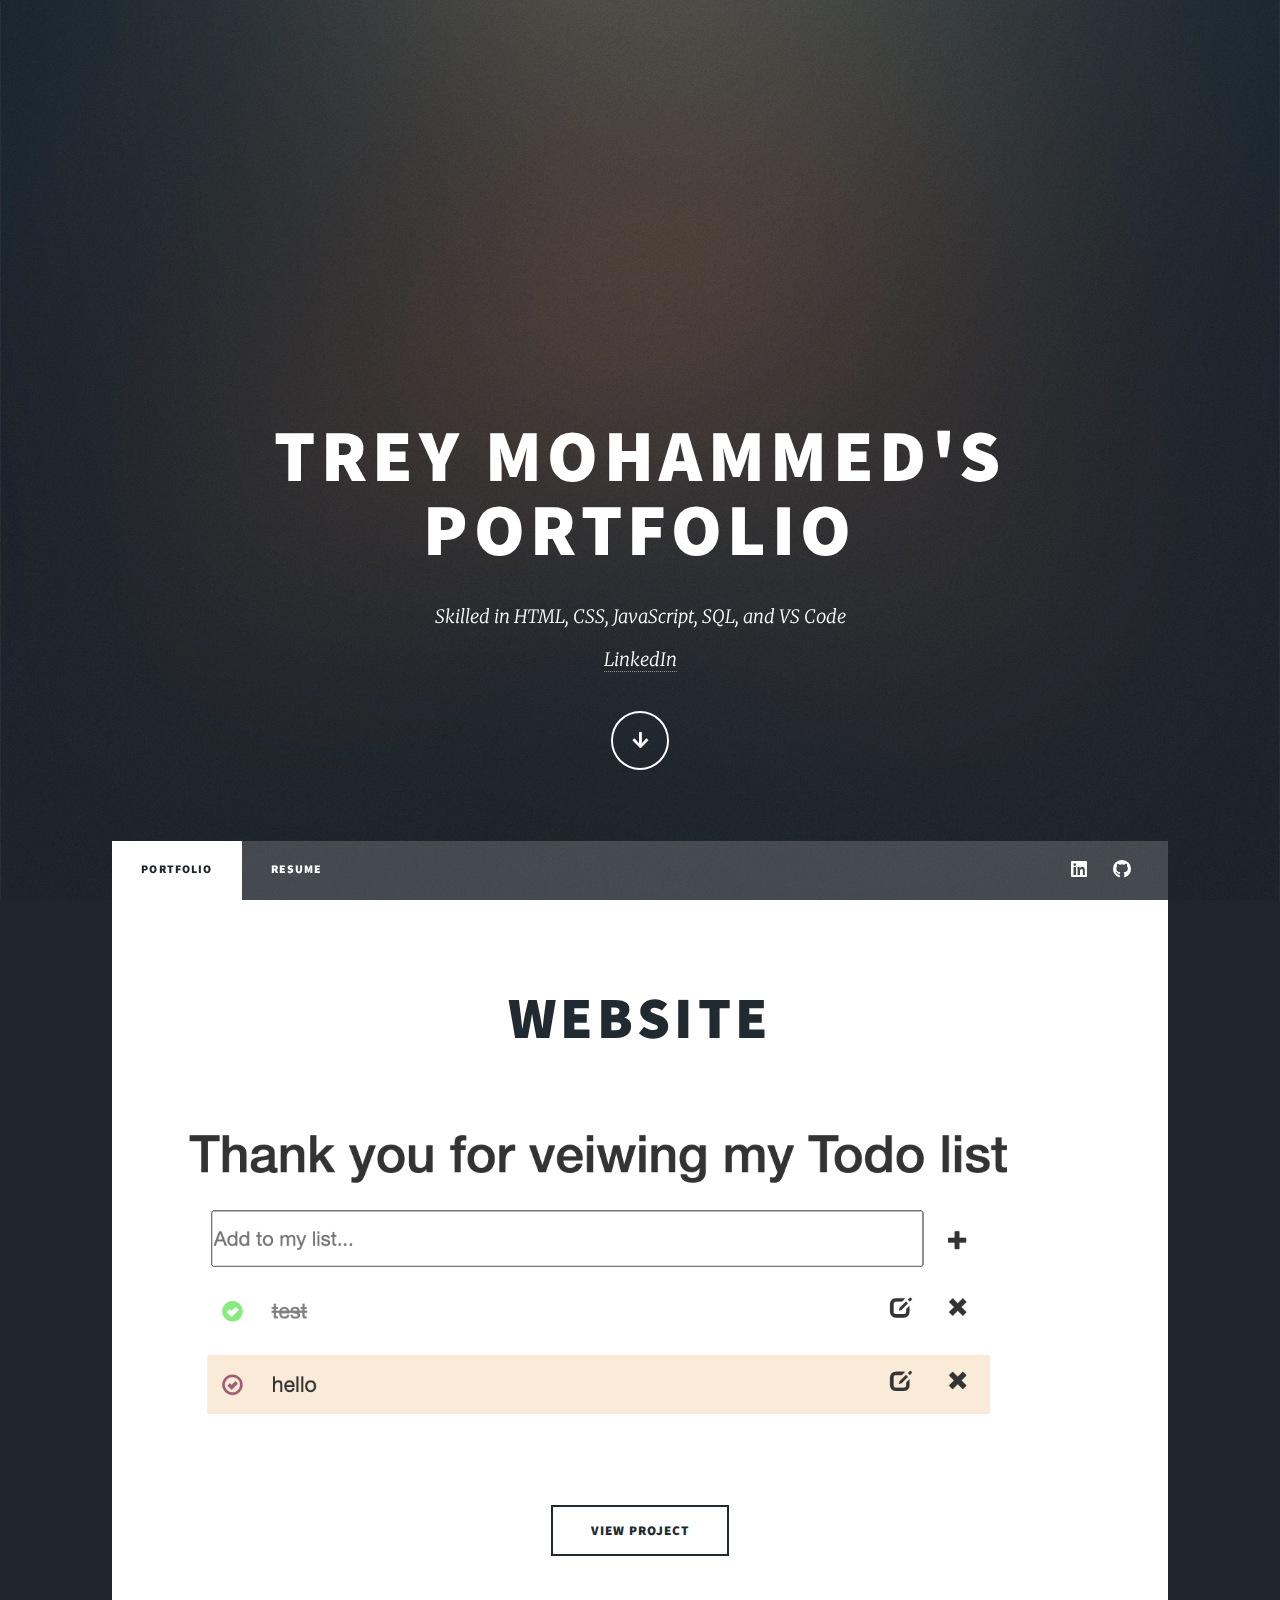
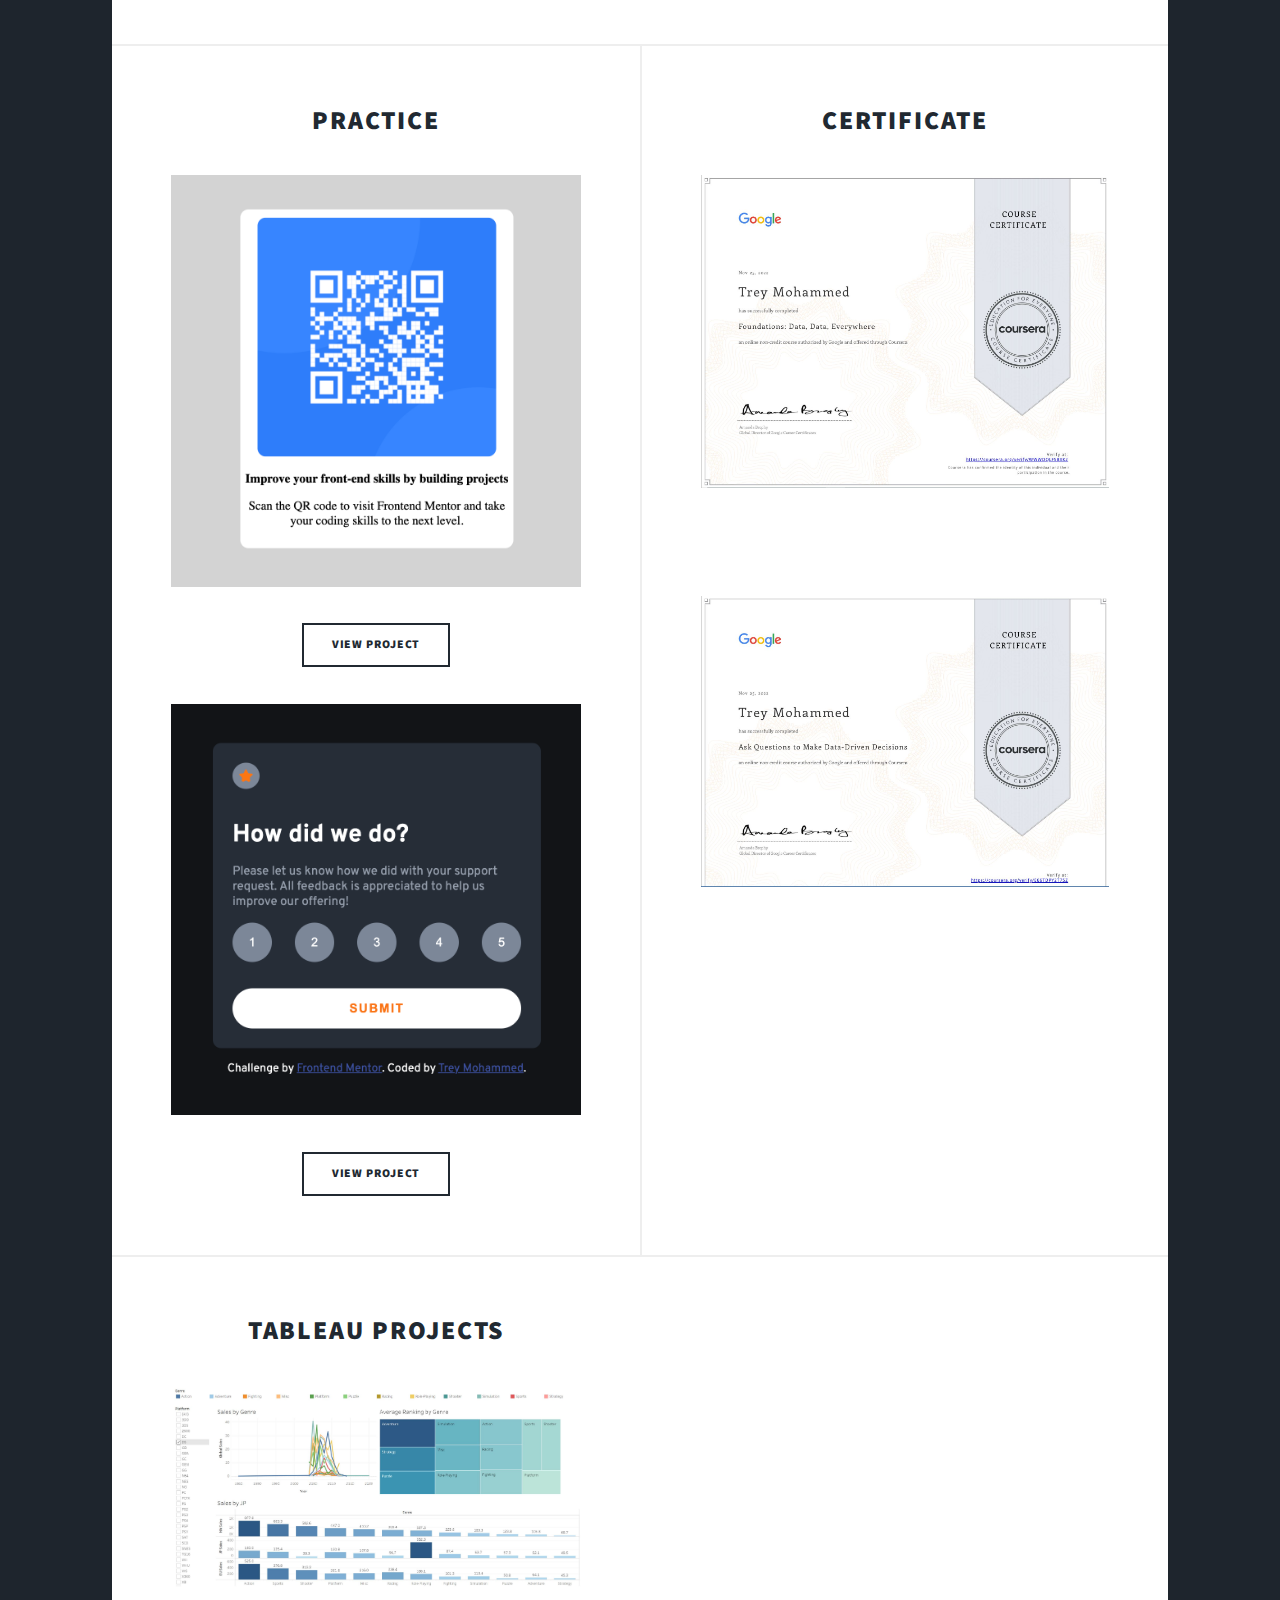
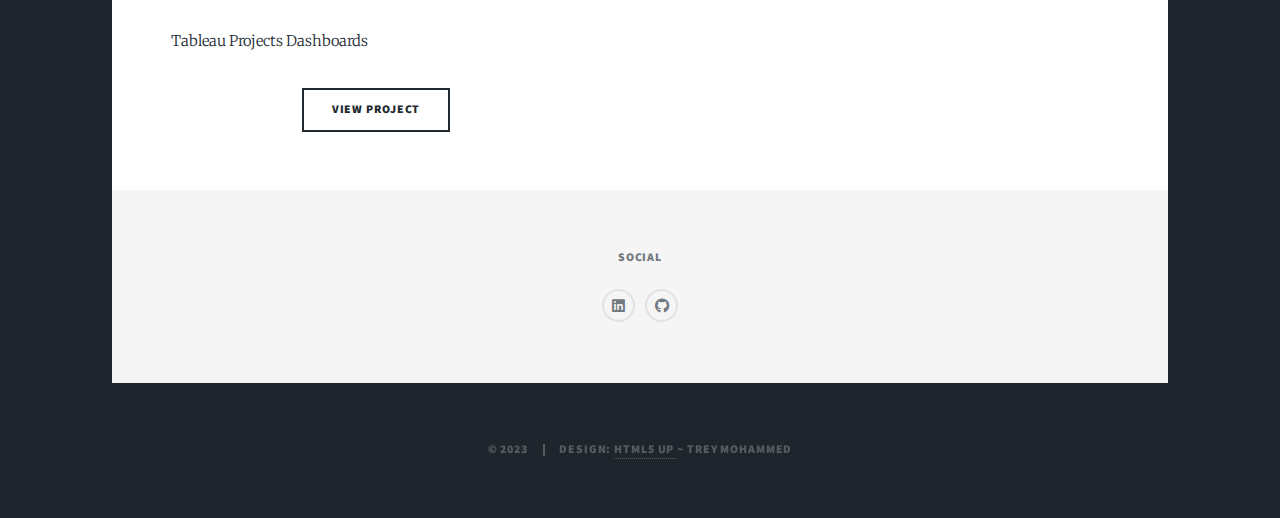
<file: index.html>
<!DOCTYPE HTML>
<!--
	Massively by HTML5 UP
	html5up.net | @ajlkn
	Free for personal and commercial use under the CCA 3.0 license (html5up.net/license)
-->
<html>
	<head>
		<!-- Google tag (gtag.js) -->
<script async src="https://www.googletagmanager.com/gtag/js?id=G-7KKL7456VQ"></script>
<script>
  window.dataLayer = window.dataLayer || [];
  function gtag(){dataLayer.push(arguments);}
  gtag('js', new Date());

  gtag('config', 'G-7KKL7456VQ');
</script>
		<!-- Google tag (gtag.js) -->

		<title>Trey's Portfolio</title>
		<meta charset="utf-8" />
		<meta name="viewport" content="width=device-width, initial-scale=1, user-scalable=no" />
		<link rel="stylesheet" href="assets/css/main.css" />
		<noscript><link rel="stylesheet" href="assets/css/noscript.css" /></noscript>

	</head>
	<body class="is-preload">

		<!-- Wrapper -->
			<div id="wrapper" class="fade-in">

				<!-- Intro -->
					<div id="intro">
						<h1>Trey Mohammed's Portfolio</h1>
						<p>Skilled in HTML, CSS, JavaScript, SQL, and VS Code<br>
						<a href="https://www.linkedin.com/in/treymohammed/">LinkedIn</a></p>
						<ul class="actions">
							<li><a href="#header" class="button icon solid solo fa-arrow-down scrolly">Continue</a></li>
						</ul>
					</div>

				<!-- Header -->
					<header id="header">
						<a href="index.html" class="logo">Trey's Portfolio</a>
					</header>

				<!-- Nav -->
					<nav id="nav">
						<ul class="links">
							<li class="active"><a href="index.html">Portfolio</a></li>
							<li><a href="resume.html">Resume</a></li>
						</ul>
						<ul class="icons">
							<li><a href="https://www.linkedin.com/in/treymohammed/" class="icon brands fa-linkedin" target="_blank"><span class="label">LinkedIn</span></a></li>
							<li><a href="https://github.com/treywmohammed" class="icon brands fa-github" target="_blank"><span class="label">GitHub</span></a></li>
						</ul>
					</nav>

				<!-- Main -->
					<div id="main">

						<!-- Featured Post -->
							<article class="post featured">
								<header class="major">
									<h2>Website</h2>
								</header>
								<a href="./websiteProject1/todoApp/index.html" class="image main"><img src="./websiteProject1/todoApp/src/ScreenShot.png" alt="Todo App" /></a>
								<ul class="actions special">
									<li><a href="./websiteProject1/todoApp/index.html" class="button large">View Project</a></li>
								</ul>
							</article>

						<!-- Posts -->
							<section class="posts">
								<article>
									<header>
										<h2>Practice</h2>
									</header>
									<a href="websiteProject1/QRChallenge/qr-code-component-main/index.html" class="image fit" target="_blank"><img src="images/QRCode.png" alt="QR Code" /></a>
									<p></p>
									<ul class="actions special">
										<li><a href="websiteProject1/QRChallenge/qr-code-component-main/index.html" target="_blank" class="button">View Project</a></li>
									</ul>
									<a href="./websiteProject1/interactive-rating-component-main/index.html" class="image fit" target="_blank"><img src="images/Rating.png" alt="Rating button" /></a>
										<ul class="actions special">
											<li><a href="./websiteProject1/interactive-rating-component-main/index.html" class="button">View Project</a></li>
										</ul>
								</article>
								<article>
									<header>
										<h2>Certificate</h2>
									</header>
									<img src="images/FoundationsDataDataEverywhere.JPG" alt="" class="image fit"/><br>
									<img src="images/AskQuestionsToMakeData-DrivenDecisions.JPG" alt="" class="image fit"/>
									</ul>
								</article>
							</section>
							<section class="posts">
								<article>
									<header>
										<h2>Tableau Projects</h2>
									</header>
									<a href="https://public.tableau.com/app/profile/trey7702/viz/VideoGameSales_16712094223930/Dashboard1?publish=yes" class="image fit"><img src="images/Tableau1.JPG" alt="Tableau Dashboard" /></a>
									<p>Tableau Projects Dashboards</p>
									<ul class="actions special">
										<li><a href="https://public.tableau.com/app/profile/trey7702/viz/VideoGameSales_16712094223930/Dashboard1?publish=yes" target="_blank" class="button">View Project</a></li>
									</ul>
								</article>
								<!-- <article>
									<header>
										<h2>Certificate</h2>
									</header>
									<a href="#" class="image fit"><img src="images/FoundationsDataDataEverywhere.JPG" alt="" /></a><br>
									<a href="#" class="image fit"><img src="images/AskQuestionsToMakeData-DrivenDecisions.JPG" alt="" /></a>
									</ul>
								</article> -->
							</section>
					</div>

				<!-- Footer -->
					<footer id="footer">
							<section>
								<h3>Social</h3>
								<ul class="icons alt">
									<li><a href="https://www.linkedin.com/in/treymohammed/" class="icon brands alt fa-linkedin" target="_blank"><span class="label">LinkedIn</span></a></li>
									<li><a href="https://github.com/treywmohammed" class="icon brands alt fa-github" target="_blank"><span class="label">GitHub</span></a></li>
								</ul>
							</section>
						</section>
					</footer>

				<!-- Copyright -->
					<div id="copyright">
						<ul><li>&copy; 2023</li><li>Design: <a href="https://html5up.net">HTML5 UP </a>~ Trey Mohammed</li></ul>
					</div>

			</div>

		<!-- Scripts -->
			<script src="assets/js/jquery.min.js"></script>
			<script src="assets/js/jquery.scrollex.min.js"></script>
			<script src="assets/js/jquery.scrolly.min.js"></script>
			<script src="assets/js/browser.min.js"></script>
			<script src="assets/js/breakpoints.min.js"></script>
			<script src="assets/js/util.js"></script>
			<script src="assets/js/main.js"></script>

	</body>
</html>
</file>
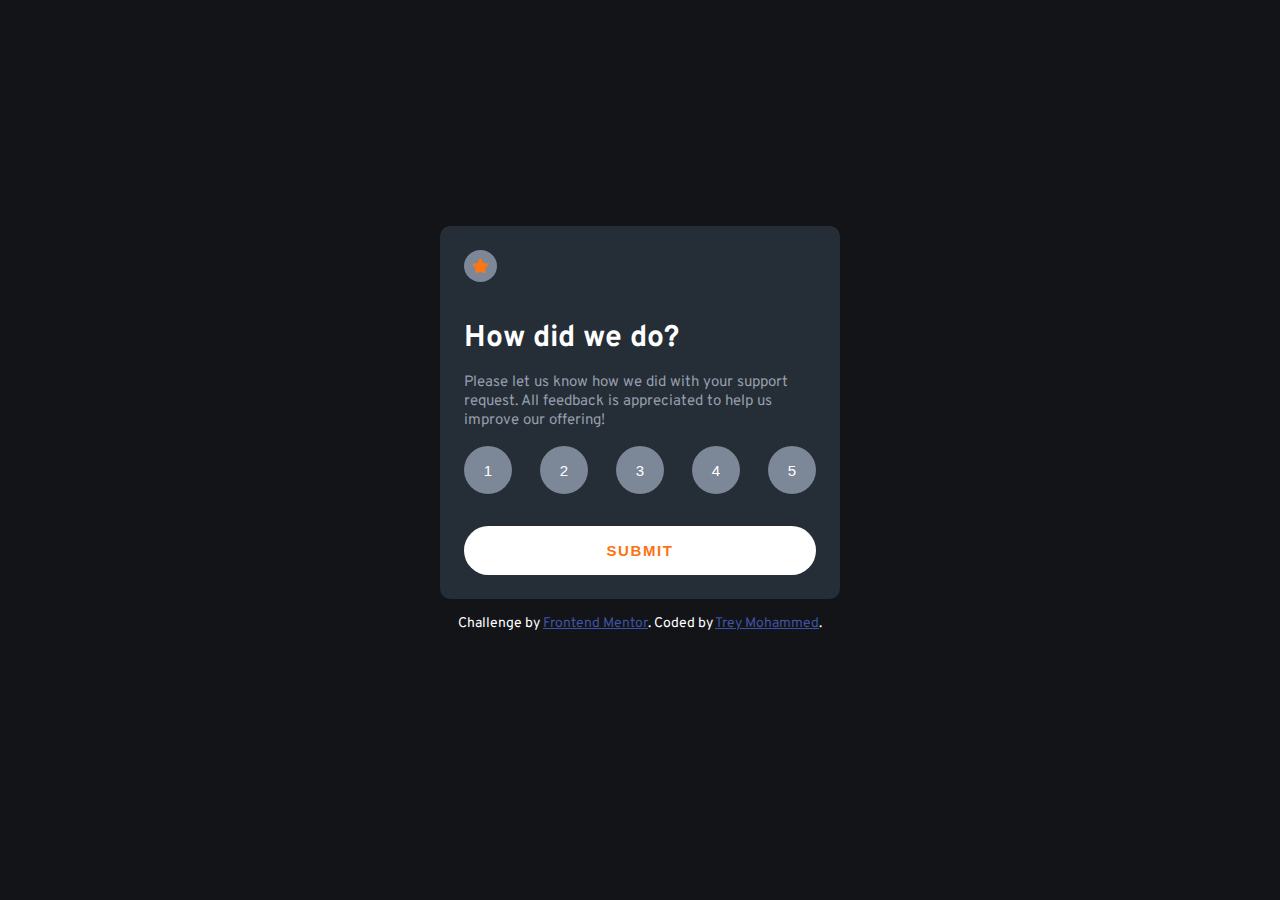
<file: websiteProject1/interactive-rating-component-main/index.html>
<!DOCTYPE html>
<html lang="en">
<head>
  <!-- Google tag (gtag.js) -->
<script async src="https://www.googletagmanager.com/gtag/js?id=G-7KKL7456VQ"></script>
<script>
  window.dataLayer = window.dataLayer || [];
  function gtag(){dataLayer.push(arguments);}
  gtag('js', new Date());

  gtag('config', 'G-7KKL7456VQ');
</script>
		<!-- Google tag (gtag.js) -->
  <meta charset="UTF-8">
  <meta name="viewport" content="width=device-width, initial-scale=1.0"> <!-- displays site properly based on user's device -->

  <link rel="icon" type="image/png" sizes="32x32" href="./images/favicon-32x32.png">
  <link rel="stylesheet" href="style.css">

  <title>Frontend Mentor | Interactive rating component</title>

</head>
<body>

  <!-- Rating state start -->
<div class="container">
  <div class="main-container">
    <img src="./images/icon-star.svg">
    <h1>How did we do?</h1> 

    <p>Please let us know how we did with your support request. All feedback is appreciated 
    to help us improve our offering!</p>
    <ul>
      <li><button class="btn">1</button></li>
      <li><button class="btn">2</button></li>
      <li><button class="btn">3</button></li>
      <li><button class="btn">4</button></li>
      <li><button class="btn">5</button></li>
    </ul>

    <button class="btn-submit" id="submit">Submit</button>

        <!-- Rating state end -->
  </div>


  <div class="thank-you hidden">
    <!-- Thank you state start -->
    <img src="./images/illustration-thank-you.svg" alt="">
    <p class="gray"> You selected 
      <span id="rating">5</span>
      out of 5</p>

    <h2>Thank you!</h2>

    <p>We appreciate you taking the time to give a rating. If you ever need more support, 
      don’t hesitate to get in touch!</p>

    <!-- Thank you state end -->

  </div>
</div>

  
  <div class="attribution">
    Challenge by <a href="https://www.frontendmentor.io?ref=challenge" target="_blank">Frontend Mentor</a>. 
    Coded by <a href="#">Trey Mohammed</a>.
  </div>

  <script src="script.js"></script>
</body>
</html>
</file>
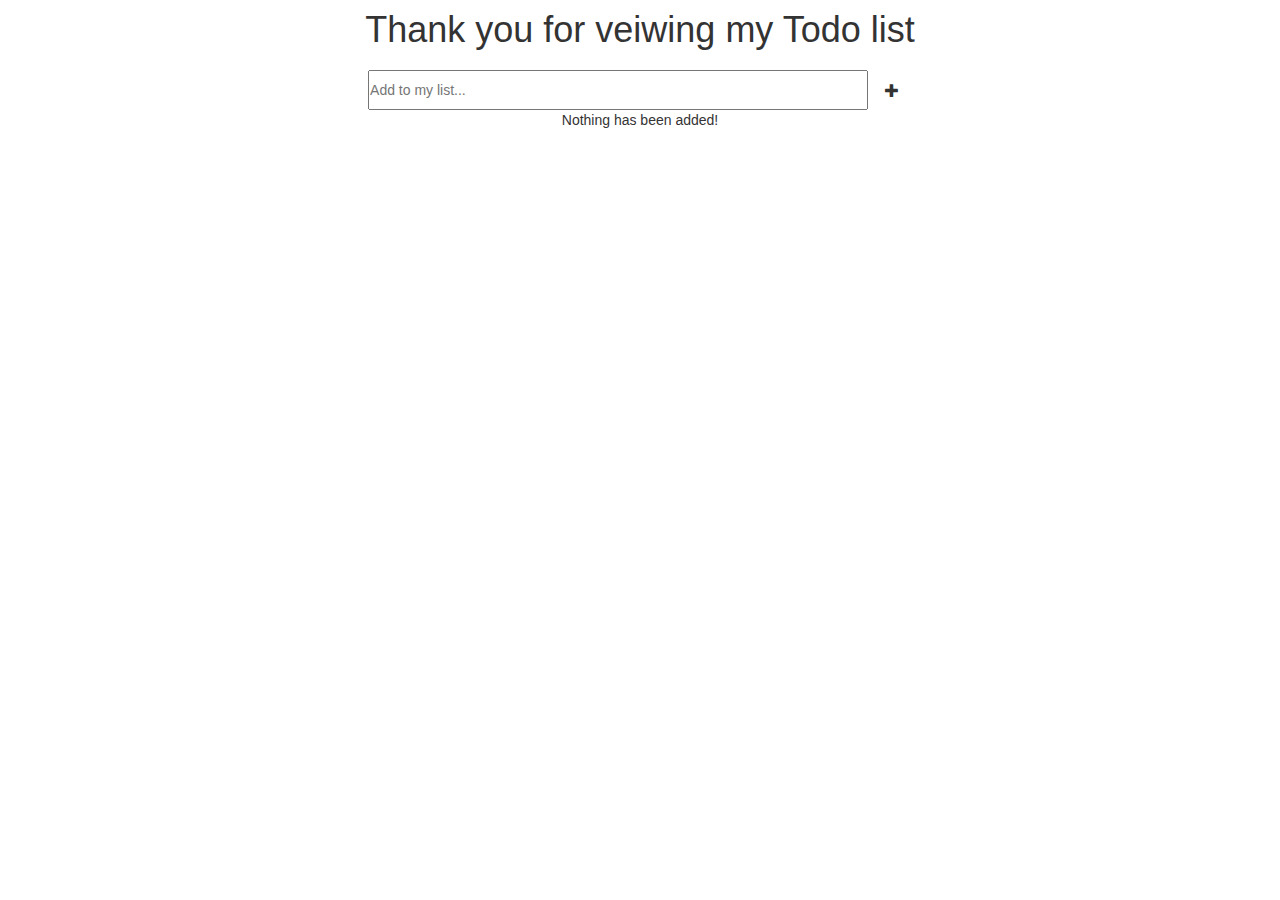
<file: websiteProject1/todoApp/index.html>
<!DOCTYPE HTML>
<html lang="en">
  <head>
    <!-- Google tag (gtag.js) -->
<script async src="https://www.googletagmanager.com/gtag/js?id=G-7KKL7456VQ"></script>
<script>
  window.dataLayer = window.dataLayer || [];
  function gtag(){dataLayer.push(arguments);}
  gtag('js', new Date());

  gtag('config', 'G-7KKL7456VQ');
</script>
		<!-- Google tag (gtag.js) -->
    <link rel="stylesheet" href="src/styles.css">
    <link rel="stylesheet" href="https://cdn.jsdelivr.net/npm/bootstrap@3.4.1/dist/css/bootstrap.min.css" integrity="sha384-HSMxcRTRxnN+Bdg0JdbxYKrThecOKuH5zCYotlSAcp1+c8xmyTe9GYg1l9a69psu" crossorigin="anonymous">
    <title>JavaScript Test</title>
    <meta charset="UTF-8" />
  </head>

  <body>
    <div class="app">
      
        <h1 class="heading">Thank you for veiwing my Todo list</h1>
   
         <div class="todosForm">
          
            <form id="todoForm">
            <input type="text" class="input" name="input" id="input" placeholder="Add to my list...">
	        <button type="submit" name="submit" class="btn"><i class="glyphicon glyphicon-plus"></i></button>
            </form>
		</div>
        <div class="todos-list" id="todos-list">
            <!-- <div class="todos">
                <i class="glyphicon glyphicon-ok-circle" id="circle"></i>
                <p class="">Testing Item</p>
                When clicked (class="glyphicon glyphicon-ok-sign")
                <i class="glyphicon glyphicon-edit" id="edit"></i>
                <i class="glyphicon glyphicon-remove" id="remove"></i>
            </div> -->
            
        </div>
        <div class="notification"></div>
    </div>
    
    <script src="src/index.js"></script>
  </body>
</html>
</file>
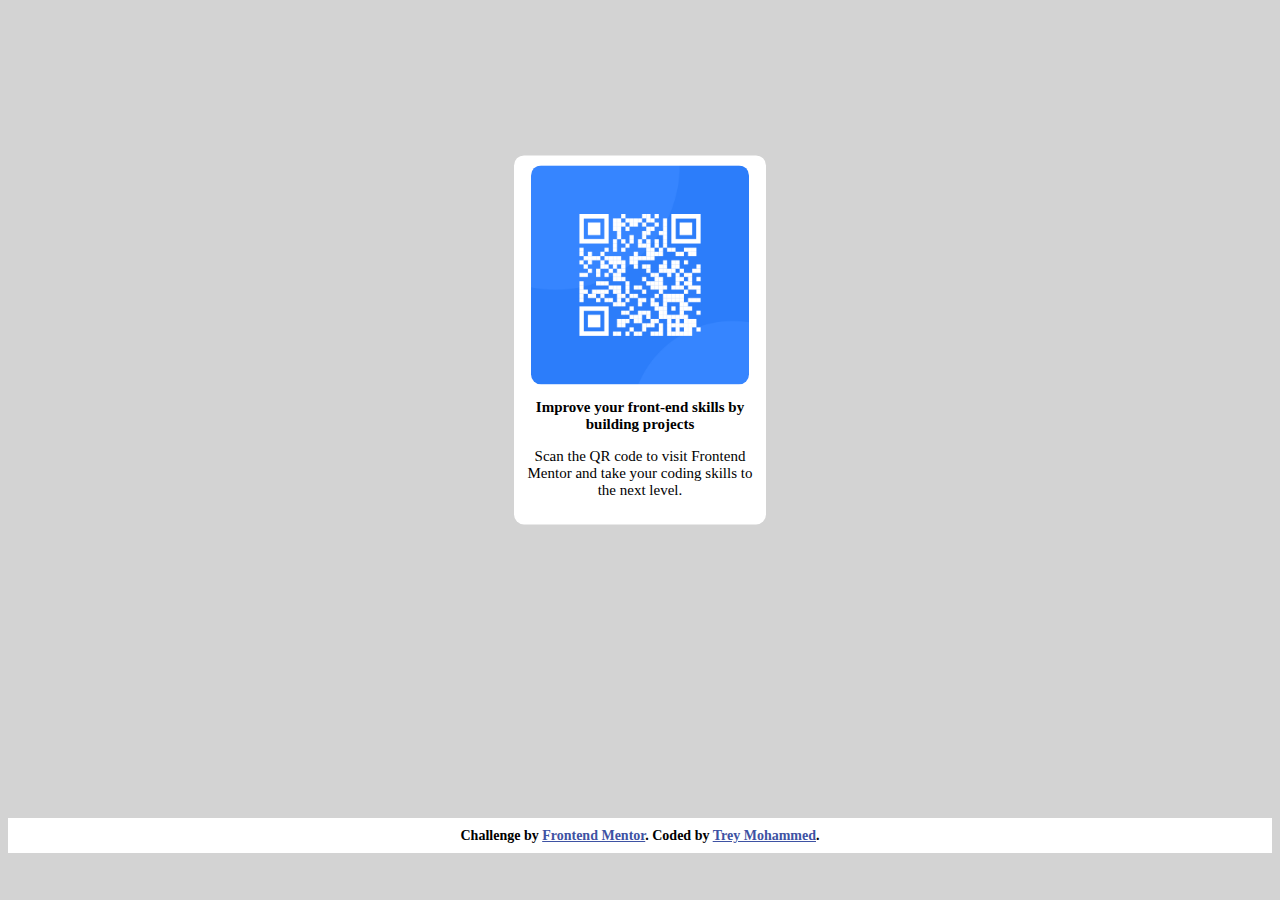
<file: websiteProject1/QRChallenge/qr-code-component-main/index.html>
<!DOCTYPE HTML>
<html lang="en">
<head>
  <!-- Google tag (gtag.js) -->
<script async src="https://www.googletagmanager.com/gtag/js?id=G-7KKL7456VQ"></script>
<script>
  window.dataLayer = window.dataLayer || [];
  function gtag(){dataLayer.push(arguments);}
  gtag('js', new Date());

  gtag('config', 'G-7KKL7456VQ');
</script>
		<!-- Google tag (gtag.js) -->
  <meta charset="UTF-8">
  <meta name="viewport" content="width=device-width, initial-scale=1.0"> <!-- displays site properly based on user's device -->

  <link rel="icon" type="image/png" sizes="32x32" href="/images/favicon-32x32.png">
  <link rel="stylesheet" href="index.css">
  <title>Frontend Mentor | QR code component</title>
</head>
<body>
<section class="container">
  <div class="main">
   <div class="top">
<img src="images/image-qr-code.png" alt="QR code" id="img">

   </div> <!--end of top-->

   <div class="bottom">
<h1>Improve your front-end skills by building projects</h1>
<p>Scan the QR code to visit Frontend Mentor and take your coding skills to the next level.</p>


   </div> <!--end of bottom-->
  </div> <!--end of main-->
 
</section> <!--end of container-->
  <footer class="footer">
    <div class="attribution">
      Challenge by <a href="https://www.frontendmentor.io?ref=challenge" target="_blank">Frontend Mentor</a>. 
      Coded by <a href="https://treywmohammed.netlify.app/">Trey Mohammed</a>.
    </div>
  </footer>
</body>
</html>
</file>
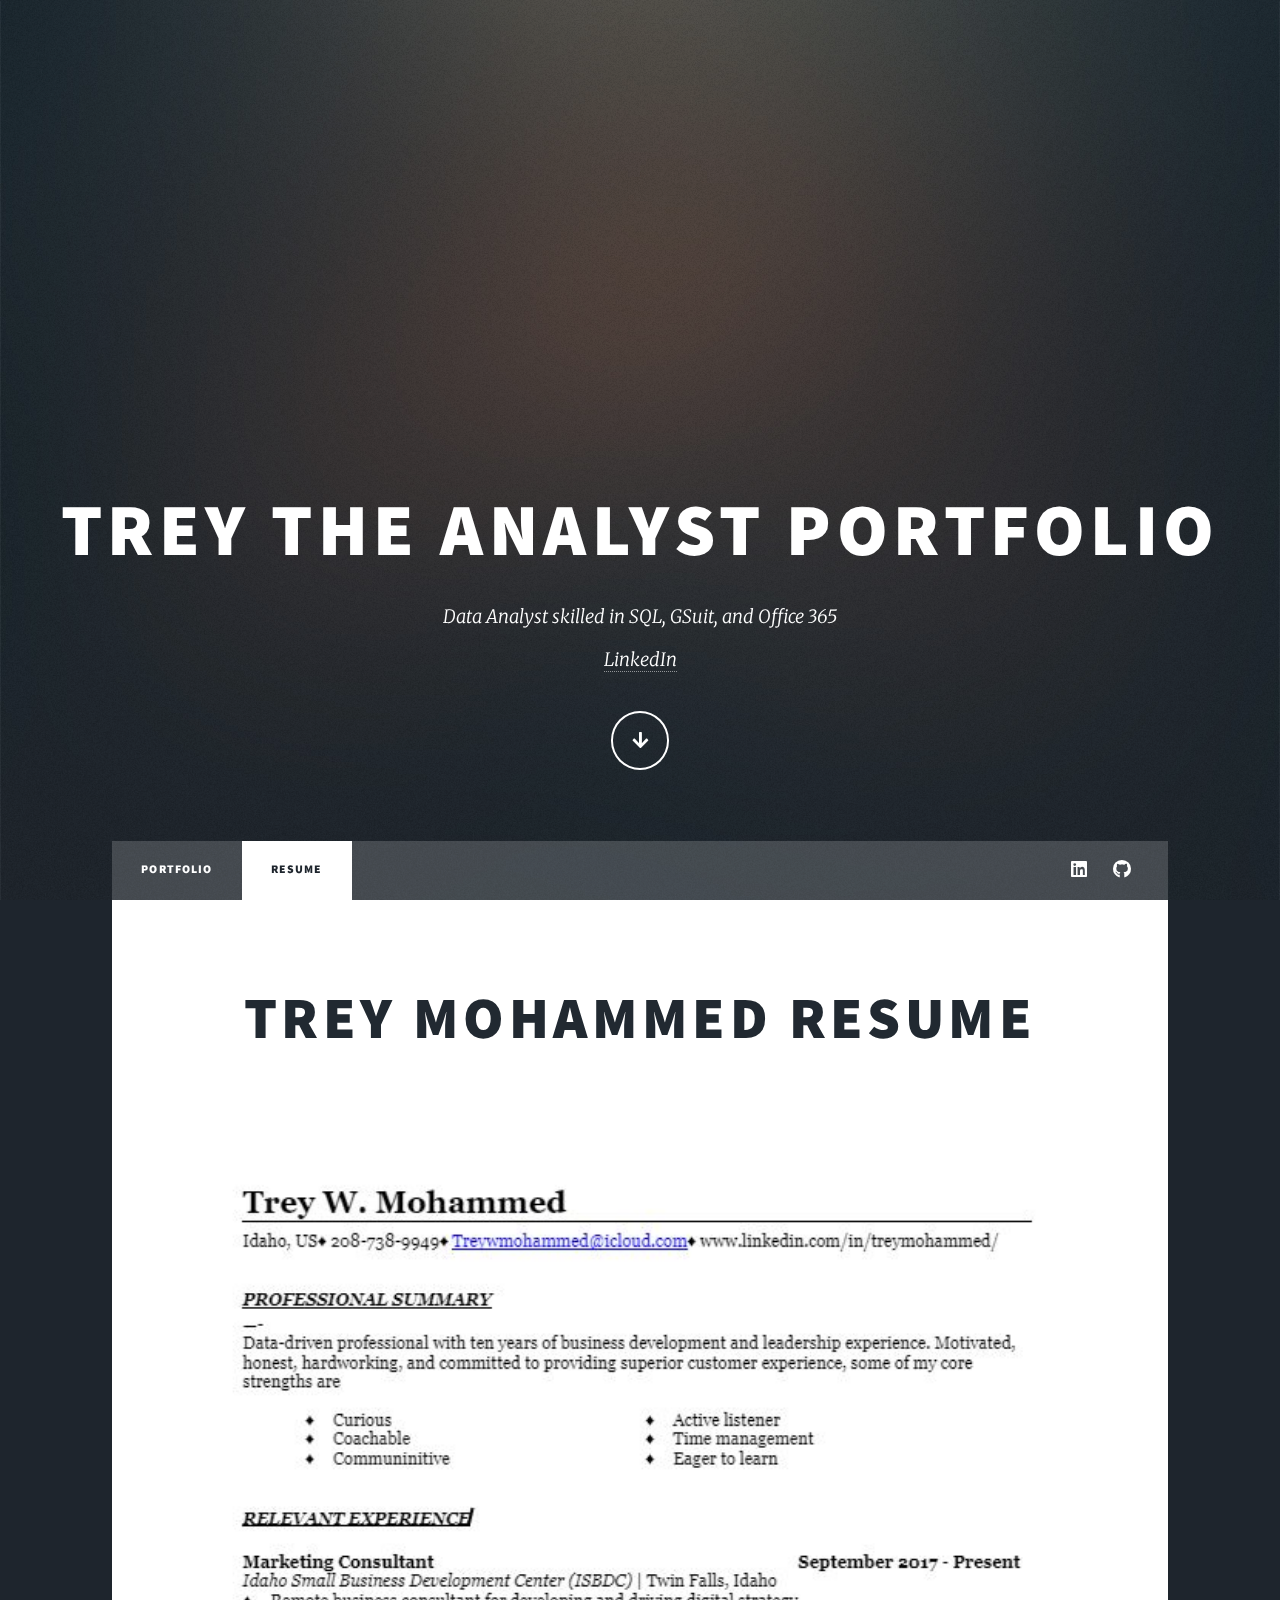
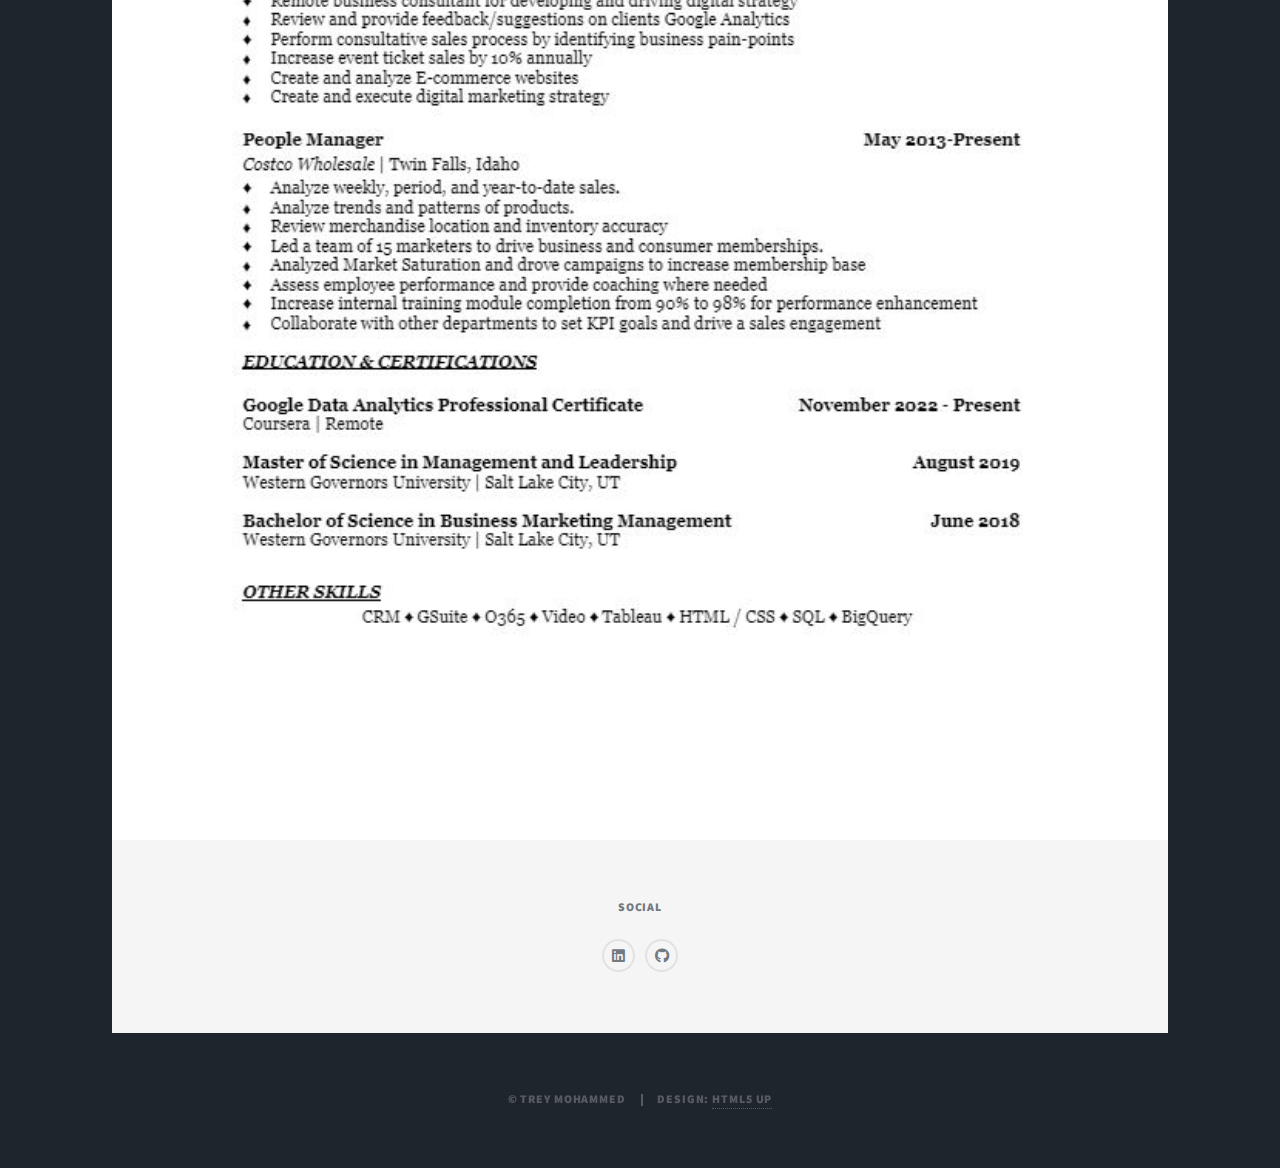
<file: resume.html>
<!DOCTYPE HTML>
<!--
	Massively by HTML5 UP
	html5up.net | @ajlkn
	Free for personal and commercial use under the CCA 3.0 license (html5up.net/license)
-->
<html>
	<head>
		<title>Generic Page - Massively by HTML5 UP</title>
		<meta charset="utf-8" />
		<meta name="viewport" content="width=device-width, initial-scale=1, user-scalable=no" />
		<link rel="stylesheet" href="assets/css/main.css" />
		<noscript><link rel="stylesheet" href="assets/css/noscript.css" /></noscript>
	</head>
	<body class="is-preload">

		<!-- Wrapper -->
		<div id="wrapper" class="fade-in">

			<!-- Intro -->
				<div id="intro">
					<h1>Trey The Analyst Portfolio</h1>
					<p>Data Analyst skilled in SQL, GSuit, and Office 365<br>
					<a href="https://www.linkedin.com/in/treymohammed/">LinkedIn</a></p>
					<ul class="actions">
						<li><a href="#header" class="button icon solid solo fa-arrow-down scrolly">Continue</a></li>
					</ul>
				</div>

			<!-- Header -->
				<header id="header">
					<a href="index.html" class="logo">Trey's Portfolio</a>
				</header>

			<!-- Nav -->
				<nav id="nav">
					<ul class="links">
						<li><a href="index.html">Portfolio</a></li>
						<li class="active"><a href="resume.html">Resume</a></li>
					</ul>
					<ul class="icons">
						<li><a href="https://www.linkedin.com/in/treymohammed/" class="icon brands fa-linkedin" target="_blank"><span class="label">LinkedIn</span></a></li>
						<li><a href="https://github.com/treywmohammed" class="icon brands fa-github" target="_blank"><span class="label">GitHub</span></a></li>
					</ul>
				</nav>

				<!-- Main -->
					<div id="main">

						<!-- Post -->
							<section class="post">
								<header class="major">
									<h1>Trey Mohammed Resume</h1>
								</header>
								<div class="image main"><img src="images/Resume.JPG" alt="Trey Mohammed Resume" /></div>
							</section>

					</div>

				<!-- Footer -->
					<footer id="footer">
							<section>
								<h3>Social</h3>
								<ul class="icons alt">
									<li><a href="https://www.linkedin.com/in/treymohammed/" class="icon brands alt fa-linkedin" target="_blank"><span class="label">LinkedIn</span></a></li>
									<li><a href="https://github.com/treywmohammed" class="icon brands alt fa-github" target="_blank"><span class="label">GitHub</span></a></li>
								</ul>
							</section>
						</section>
					</footer>

				<!-- Copyright -->
					<div id="copyright">
						<ul><li>&copy; Trey Mohammed</li><li>Design: <a href="https://html5up.net">HTML5 UP</a></li></ul>
					</div>

			</div>

		<!-- Scripts -->
			<script src="assets/js/jquery.min.js"></script>
			<script src="assets/js/jquery.scrollex.min.js"></script>
			<script src="assets/js/jquery.scrolly.min.js"></script>
			<script src="assets/js/browser.min.js"></script>
			<script src="assets/js/breakpoints.min.js"></script>
			<script src="assets/js/util.js"></script>
			<script src="assets/js/main.js"></script>

	</body>
</html>
</file>
<file: websiteProject1/interactive-rating-component-main/style.css>
/*
- White: hsl(0, 0%, 100%)
- Light Grey: hsl(217, 12%, 63%)
- Medium Grey: hsl(216, 12%, 54%)
- Dark Blue: hsl(213, 19%, 18%)
- Very Dark Blue: hsl(216, 12%, 8%)*/

@import url('https://fonts.googleapis.com/css2?family=Overpass:wght@400;700&display=swap');

*{
    margin: 0;
    padding: 0;
    box-sizing: border-box;
}

ul{
    list-style-type: none;
}
body{
    font-family: "Overpass" , sans-serif;
    font-size: 15px;
    background-color: hsl(216, 12%, 8%);
    margin: 1.5rem;
    flex-direction: column;
    display: flex;
    align-items: center;
    justify-content: center;
    min-height: 90vh;

}

.main-container img{
    background-color: hsl(216, 12%, 54%);
    padding: .5rem;
    border-radius: 50%;
}

.main-container h1{
    color: hsl(0, 0%, 100%);
    padding-top: 2rem;
    padding-bottom: 1rem;

}

.main-container p {
    color: hsl(217, 12%, 63%);
    font-size: 15px;
    padding-bottom: 1rem;
}
.main-container ul{
    display: flex;
    flex-wrap: wrap;
    align-items: center;
    justify-content: space-between;
    margin-bottom: 2rem;
}

.main-container ul li button{
    color: hsl(0, 0%, 100%);
    border-radius: 50%;
    height: 3rem;
    width: 3rem;
    border: none;
    background-color:hsl(216, 12%, 54%);
    cursor: pointer;
    transition: 0.3s;
}

.main-container ul li button:hover{
    background-color: hsl(25, 97%, 53%);
}

.main-container ul li button:focus{
    background-color: hsl(217, 12%, 85%);
}
.main-container , .thank-you{
    background-color: hsl(213, 19%, 18%);
    border-radius: .625rem;
    padding: 1.5rem;
    max-width: 400px;
}

button {
    font-size: inherit;
}
.btn-submit {
    text-transform: uppercase;
    border: none;
    color: hsl(25, 97%, 53%);
    font-weight: 700;
    background-color:hsl(0, 0%, 100%);
    width: 100%;
    padding-top: 1rem;
    padding-bottom: 1rem;
    border-radius: 25px;
    letter-spacing: 0.1rem;
    cursor: pointer;
    transition: .3s;
}

.btn-submit:hover{
    color: hsl(0, 0%, 100%);
    background-color: hsl(25, 97%, 53%);
}
.hidden{
    display: none;

}
.thank-you img {
    display: block;
    margin: 0 auto 2rem;
}

.thank-you p{
    color: hsl(216, 12%, 54%);
    text-align: center;
}

.thank-you p.gray{
background-color: hsl(216, 12%, 54%);
border-radius: 25px;
width: 50%;
display: block;
margin: 0 auto 2rem;
padding: .25rem;
text-align: center;
color: hsl(25, 97%, 53%);

}

.thank-you h2{
    color: hsl(0, 0%, 100%);
    text-align: center;
    margin-bottom: 1rem;
}



.attribution { 
    font-size: 14px;
    text-align: center;
    color: hsl(0, 0%, 100%);
    margin-top: 1rem;
 }
.attribution a { color: hsl(228, 45%, 44%); }
</file>
<file: websiteProject1/todoApp/src/styles.css>
* {
    padding: 0;
    margin: 0;
  }
 .app{
    width: 80%;
    background-color: white;
    
 } 
  body {
    font-family: sans-serif;
    background-color: #eaf9ff;
    width: 100vw;
    height: 100vh;
    display: flex;
    justify-content: center;   
  }

  .heading{
    text-align: center;
    margin-top: 1rem;
  }


  .todosForm{
    display: flex;
    padding-top: 1rem;
    width: 100%;
    min-width: 400px;
    margin-bottom: 0;
  }
  
.todosForm #todoForm{
   margin: 0 auto;
}

.todos-list .todos{
    width: 50%;
    margin: 1rem auto;
}

.todos-list .todos:hover{
    background-color: antiquewhite;
}
.todos-list .todos{
    display: flex;
    padding-top: 1rem;
    justify-content: center;
    
  }
  .todos i{
    padding-right: 1rem;
    padding-left: 1rem;
    font-size: 1.5rem;
    margin-right: .5rem;
  }
  .todos i:first-child{
    padding-top: .3rem;
  }
  .todos p{
    flex: 1;
    padding-left: .5rem;
    font-size: 1.5rem;
  }

  .input[type=text]{
    width: 500px;
    height: 4rem;
  }
  .btn{
    padding: 1rem;
    background: none;
    border: none;
    border-radius: 25px;
    font-size: 25px;

  }

  .checked{
    text-decoration: line-through;
    color: gray;
  }

  .notification {
    position: absolute;
  
    width: calc(3 * var(--contaier-width) / 4);
    height: 60px;
  
    display: flex;
    justify-content: center;
    align-items: center;
  
    opacity: 0.9;
  
    border-radius: 8px;
    background-color: rgb(233, 81, 81);
    top: 10px;
    right: calc(-3 * var(--contaier-width) / 4);
  
    color: #fff;
  
    transition: 8000ms right ease-in-out;
  }
  
  .notif-enter {
    right: 10px;
  }
</file>
<file: websiteProject1/QRChallenge/qr-code-component-main/index.css>
*{
    font-family: [Outfit](https://fonts.google.com/specimen/Outfit);
}
 
  .attribution { 
    font-size: 14px; 
    text-align: center;
    padding-top: 10px; 
    font-weight: 800;
}
  .attribution a { 
    color: hsl(228, 45%, 44%);
 }

body{
    background-color: lightgrey;
  }

.container  {
max-width: 100%;
min-height: 90vh;
}

.main {
    margin-top: auto;
    margin-bottom: auto;
    margin-right: auto;
    margin-left: auto;
    width: 20%;
    background-color: White;
    border-radius: 10px;
    transform: translateY(40%);

    

}

.top {

margin: 0px, auto;
padding-top: 5px;
padding-left: 5px;
padding-right: 5px;


}

.bottom{
    text-align: center;
    padding-top: 5px;
    padding-left: 5px;
    padding-bottom: 10px;
    padding-right: 5px;
    
}

.bottom h1{
    font-size: 15px;
    font-weight: 800;
}

.bottom p{
    font-size: 15px;
    font-weight: 400;
}

.top img {
  margin-left: auto;
  margin-right: auto;
    display: block;
    border-radius: 10px;
    width: 90%;
    height: auto;
    margin-top: 5px;
    
}

.footer{
    background-color: white;
    margin-top:auto;
    width: 100%;
    height: 35px;

}
@media screen and (max-width:600px)  {
    
    .container{
        width: 100%;
    }
    .main{
        height: auto;
        min-width: 80%;
    }
.top{
   
}
.bottom{
padding: 10px;
}

}
</file>
<file: assets/css/main.css>
@import url(fontawesome-all.min.css);
@import url("https://fonts.googleapis.com/css?family=Merriweather:300,700,300italic,700italic|Source+Sans+Pro:900");

/*
	Massively by HTML5 UP
	html5up.net | @ajlkn
	Free for personal and commercial use under the CCA 3.0 license (html5up.net/license)
*/

html, body, div, span, applet, object,
iframe, h1, h2, h3, h4, h5, h6, p, blockquote,
pre, a, abbr, acronym, address, big, cite,
code, del, dfn, em, img, ins, kbd, q, s, samp,
small, strike, strong, sub, sup, tt, var, b,
u, i, center, dl, dt, dd, ol, ul, li, fieldset,
form, label, legend, table, caption, tbody,
tfoot, thead, tr, th, td, article, aside,
canvas, details, embed, figure, figcaption,
footer, header, hgroup, menu, nav, output, ruby,
section, summary, time, mark, audio, video {
	margin: 0;
	padding: 0;
	border: 0;
	font-size: 100%;
	font: inherit;
	vertical-align: baseline;}

article, aside, details, figcaption, figure,
footer, header, hgroup, menu, nav, section {
	display: block;}

body {
	line-height: 1;
}

ol, ul {
	list-style: none;
}

blockquote, q {
	quotes: none;
}

	blockquote:before, blockquote:after, q:before, q:after {
		content: '';
		content: none;
	}

table {
	border-collapse: collapse;
	border-spacing: 0;
}

body {
	-webkit-text-size-adjust: none;
}

mark {
	background-color: transparent;
	color: inherit;
}

input::-moz-focus-inner {
	border: 0;
	padding: 0;
}

input, select, textarea {
	-moz-appearance: none;
	-webkit-appearance: none;
	-ms-appearance: none;
	appearance: none;
}

/* Basic */

	@-ms-viewport {
		width: device-width;
	}

	body {
		-ms-overflow-style: scrollbar;
	}

	@media screen and (max-width: 480px) {

		html, body {
			min-width: 320px;
		}

	}

	html {
		box-sizing: border-box;
	}

	*, *:before, *:after {
		box-sizing: inherit;
	}

	body {
		background-color: #1e252d;
	}

		body.is-preload *, body.is-preload *:before, body.is-preload *:after {
			-moz-animation: none !important;
			-webkit-animation: none !important;
			-ms-animation: none !important;
			animation: none !important;
			-moz-transition: none !important;
			-webkit-transition: none !important;
			-ms-transition: none !important;
			transition: none !important;
		}

/* Type */

	html {
		font-size: 16pt;
	}

		@media screen and (max-width: 1680px) {

			html {
				font-size: 12pt;
			}

		}

		@media screen and (max-width: 1280px) {

			html {
				font-size: 11pt;
			}

		}

		@media screen and (max-width: 360px) {

			html {
				font-size: 10pt;
			}

		}

	body {
		color: #212931;
	}

	body, input, select, textarea {
		font-family: "Merriweather", Georgia, serif;
		font-weight: 300;
		font-size: 1rem;
		line-height: 2.375;
	}

	a {
		-moz-transition: color 0.2s ease-in-out, background-color 0.2s ease-in-out, border-color 0.2s ease-in-out, box-shadow 0.2s ease-in-out;
		-webkit-transition: color 0.2s ease-in-out, background-color 0.2s ease-in-out, border-color 0.2s ease-in-out, box-shadow 0.2s ease-in-out;
		-ms-transition: color 0.2s ease-in-out, background-color 0.2s ease-in-out, border-color 0.2s ease-in-out, box-shadow 0.2s ease-in-out;
		transition: color 0.2s ease-in-out, background-color 0.2s ease-in-out, border-color 0.2s ease-in-out, box-shadow 0.2s ease-in-out;
		border-bottom: dotted 1px;
		text-decoration: none;
	}

		a:hover {
			border-bottom-color: transparent;
		}

	strong, b {
		font-weight: 600;
	}

	em, i {
		font-style: italic;
	}

	p {
		text-align: justify;
		margin: 0 0 2rem 0;
	}

	h1, h2, h3, h4, h5, h6 {
		font-family: "Source Sans Pro", Helvetica, sans-serif;
		font-weight: 900;
		line-height: 1.5;
		letter-spacing: 0.075em;
		text-transform: uppercase;
		margin: 0 0 1rem 0;
	}

		h1 a, h2 a, h3 a, h4 a, h5 a, h6 a {
			border-bottom: 0;
			color: inherit;
			text-decoration: none;
		}

	h1 {
		font-size: 4rem;
		line-height: 1.1;
		margin: 0 0 2rem 0;
	}

	h2 {
		font-size: 1.75rem;
		line-height: 1.3;
		margin: 0 0 1.5rem 0;
	}

	h3 {
		font-size: 1.25rem;
		margin: 0 0 1.5rem 0;
	}

	h4 {
		font-size: 1rem;
	}

	h5 {
		font-size: 0.9rem;
	}

	h6 {
		font-size: 0.8rem;
	}

	sub {
		font-size: 0.8rem;
		position: relative;
		top: 0.5rem;
	}

	sup {
		font-size: 0.8rem;
		position: relative;
		top: -0.5rem;
	}

	blockquote {
		border-left: solid 4px;
		font-style: italic;
		margin: 0 0 2rem 0;
		padding: 0.5rem 0 0.5rem 2rem;
	}

	code {
		border: solid 2px;
		font-family: "Courier New", monospace;
		font-size: 0.9rem;
		margin: 0 0.25rem;
		padding: 0.25rem 0.65rem;
	}

	pre {
		-webkit-overflow-scrolling: touch;
		font-family: "Courier New", monospace;
		font-size: 0.9rem;
		margin: 0 0 2rem 0;
	}

		pre code {
			display: block;
			line-height: 1.75;
			padding: 1rem 1.5rem;
			overflow-x: auto;
		}

	hr {
		border: 0;
		border-bottom: solid 2px;
		margin: 3rem 0;
	}

		hr.major {
			margin: 5rem 0;
		}

	.align-left {
		text-align: left;
	}

	.align-center {
		text-align: center;
	}

	.align-right {
		text-align: right;
	}

	input, select, textarea {
		color: #212931;
	}

	a {
		color: #212931;
		border-bottom-color: rgba(33, 41, 49, 0.5);
	}

		a:hover {
			border-bottom-color: transparent;
			color: #18bfef !important;
		}

	strong, b {
		color: #212931;
	}

	h1, h2, h3, h4, h5, h6 {
		color: #212931;
	}

	blockquote {
		border-left-color: #eeeeee;
	}

	code {
		background: rgba(220, 220, 220, 0.25);
		border-color: #eeeeee;
	}

	hr {
		border-bottom-color: #eeeeee;
	}

/* Row */

	.row {
		display: flex;
		flex-wrap: wrap;
		box-sizing: border-box;
		align-items: stretch;
	}

		.row > * {
			box-sizing: border-box;
		}

		.row.gtr-uniform > * > :last-child {
			margin-bottom: 0;
		}

		.row.aln-left {
			justify-content: flex-start;
		}

		.row.aln-center {
			justify-content: center;
		}

		.row.aln-right {
			justify-content: flex-end;
		}

		.row.aln-top {
			align-items: flex-start;
		}

		.row.aln-middle {
			align-items: center;
		}

		.row.aln-bottom {
			align-items: flex-end;
		}

		.row > .imp {
			order: -1;
		}

		.row > .col-1 {
			width: 8.33333%;
		}

		.row > .off-1 {
			margin-left: 8.33333%;
		}

		.row > .col-2 {
			width: 16.66667%;
		}

		.row > .off-2 {
			margin-left: 16.66667%;
		}

		.row > .col-3 {
			width: 25%;
		}

		.row > .off-3 {
			margin-left: 25%;
		}

		.row > .col-4 {
			width: 33.33333%;
		}

		.row > .off-4 {
			margin-left: 33.33333%;
		}

		.row > .col-5 {
			width: 41.66667%;
		}

		.row > .off-5 {
			margin-left: 41.66667%;
		}

		.row > .col-6 {
			width: 50%;
		}

		.row > .off-6 {
			margin-left: 50%;
		}

		.row > .col-7 {
			width: 58.33333%;
		}

		.row > .off-7 {
			margin-left: 58.33333%;
		}

		.row > .col-8 {
			width: 66.66667%;
		}

		.row > .off-8 {
			margin-left: 66.66667%;
		}

		.row > .col-9 {
			width: 75%;
		}

		.row > .off-9 {
			margin-left: 75%;
		}

		.row > .col-10 {
			width: 83.33333%;
		}

		.row > .off-10 {
			margin-left: 83.33333%;
		}

		.row > .col-11 {
			width: 91.66667%;
		}

		.row > .off-11 {
			margin-left: 91.66667%;
		}

		.row > .col-12 {
			width: 100%;
		}

		.row > .off-12 {
			margin-left: 100%;
		}

		.row.gtr-0 {
			margin-top: 0;
			margin-left: 0rem;
		}

			.row.gtr-0 > * {
				padding: 0 0 0 0rem;
			}

			.row.gtr-0.gtr-uniform {
				margin-top: 0rem;
			}

				.row.gtr-0.gtr-uniform > * {
					padding-top: 0rem;
				}

		.row.gtr-25 {
			margin-top: 0;
			margin-left: -0.375rem;
		}

			.row.gtr-25 > * {
				padding: 0 0 0 0.375rem;
			}

			.row.gtr-25.gtr-uniform {
				margin-top: -0.375rem;
			}

				.row.gtr-25.gtr-uniform > * {
					padding-top: 0.375rem;
				}

		.row.gtr-50 {
			margin-top: 0;
			margin-left: -0.75rem;
		}

			.row.gtr-50 > * {
				padding: 0 0 0 0.75rem;
			}

			.row.gtr-50.gtr-uniform {
				margin-top: -0.75rem;
			}

				.row.gtr-50.gtr-uniform > * {
					padding-top: 0.75rem;
				}

		.row {
			margin-top: 0;
			margin-left: -1.5rem;
		}

			.row > * {
				padding: 0 0 0 1.5rem;
			}

			.row.gtr-uniform {
				margin-top: -1.5rem;
			}

				.row.gtr-uniform > * {
					padding-top: 1.5rem;
				}

		.row.gtr-150 {
			margin-top: 0;
			margin-left: -2.25rem;
		}

			.row.gtr-150 > * {
				padding: 0 0 0 2.25rem;
			}

			.row.gtr-150.gtr-uniform {
				margin-top: -2.25rem;
			}

				.row.gtr-150.gtr-uniform > * {
					padding-top: 2.25rem;
				}

		.row.gtr-200 {
			margin-top: 0;
			margin-left: -3rem;
		}

			.row.gtr-200 > * {
				padding: 0 0 0 3rem;
			}

			.row.gtr-200.gtr-uniform {
				margin-top: -3rem;
			}

				.row.gtr-200.gtr-uniform > * {
					padding-top: 3rem;
				}

		@media screen and (max-width: 1680px) {

			.row {
				display: flex;
				flex-wrap: wrap;
				box-sizing: border-box;
				align-items: stretch;
			}

				.row > * {
					box-sizing: border-box;
				}

				.row.gtr-uniform > * > :last-child {
					margin-bottom: 0;
				}

				.row.aln-left {
					justify-content: flex-start;
				}

				.row.aln-center {
					justify-content: center;
				}

				.row.aln-right {
					justify-content: flex-end;
				}

				.row.aln-top {
					align-items: flex-start;
				}

				.row.aln-middle {
					align-items: center;
				}

				.row.aln-bottom {
					align-items: flex-end;
				}

				.row > .imp-xlarge {
					order: -1;
				}

				.row > .col-1-xlarge {
					width: 8.33333%;
				}

				.row > .off-1-xlarge {
					margin-left: 8.33333%;
				}

				.row > .col-2-xlarge {
					width: 16.66667%;
				}

				.row > .off-2-xlarge {
					margin-left: 16.66667%;
				}

				.row > .col-3-xlarge {
					width: 25%;
				}

				.row > .off-3-xlarge {
					margin-left: 25%;
				}

				.row > .col-4-xlarge {
					width: 33.33333%;
				}

				.row > .off-4-xlarge {
					margin-left: 33.33333%;
				}

				.row > .col-5-xlarge {
					width: 41.66667%;
				}

				.row > .off-5-xlarge {
					margin-left: 41.66667%;
				}

				.row > .col-6-xlarge {
					width: 50%;
				}

				.row > .off-6-xlarge {
					margin-left: 50%;
				}

				.row > .col-7-xlarge {
					width: 58.33333%;
				}

				.row > .off-7-xlarge {
					margin-left: 58.33333%;
				}

				.row > .col-8-xlarge {
					width: 66.66667%;
				}

				.row > .off-8-xlarge {
					margin-left: 66.66667%;
				}

				.row > .col-9-xlarge {
					width: 75%;
				}

				.row > .off-9-xlarge {
					margin-left: 75%;
				}

				.row > .col-10-xlarge {
					width: 83.33333%;
				}

				.row > .off-10-xlarge {
					margin-left: 83.33333%;
				}

				.row > .col-11-xlarge {
					width: 91.66667%;
				}

				.row > .off-11-xlarge {
					margin-left: 91.66667%;
				}

				.row > .col-12-xlarge {
					width: 100%;
				}

				.row > .off-12-xlarge {
					margin-left: 100%;
				}

				.row.gtr-0 {
					margin-top: 0;
					margin-left: 0rem;
				}

					.row.gtr-0 > * {
						padding: 0 0 0 0rem;
					}

					.row.gtr-0.gtr-uniform {
						margin-top: 0rem;
					}

						.row.gtr-0.gtr-uniform > * {
							padding-top: 0rem;
						}

				.row.gtr-25 {
					margin-top: 0;
					margin-left: -0.375rem;
				}

					.row.gtr-25 > * {
						padding: 0 0 0 0.375rem;
					}

					.row.gtr-25.gtr-uniform {
						margin-top: -0.375rem;
					}

						.row.gtr-25.gtr-uniform > * {
							padding-top: 0.375rem;
						}

				.row.gtr-50 {
					margin-top: 0;
					margin-left: -0.75rem;
				}

					.row.gtr-50 > * {
						padding: 0 0 0 0.75rem;
					}

					.row.gtr-50.gtr-uniform {
						margin-top: -0.75rem;
					}

						.row.gtr-50.gtr-uniform > * {
							padding-top: 0.75rem;
						}

				.row {
					margin-top: 0;
					margin-left: -1.5rem;
				}

					.row > * {
						padding: 0 0 0 1.5rem;
					}

					.row.gtr-uniform {
						margin-top: -1.5rem;
					}

						.row.gtr-uniform > * {
							padding-top: 1.5rem;
						}

				.row.gtr-150 {
					margin-top: 0;
					margin-left: -2.25rem;
				}

					.row.gtr-150 > * {
						padding: 0 0 0 2.25rem;
					}

					.row.gtr-150.gtr-uniform {
						margin-top: -2.25rem;
					}

						.row.gtr-150.gtr-uniform > * {
							padding-top: 2.25rem;
						}

				.row.gtr-200 {
					margin-top: 0;
					margin-left: -3rem;
				}

					.row.gtr-200 > * {
						padding: 0 0 0 3rem;
					}

					.row.gtr-200.gtr-uniform {
						margin-top: -3rem;
					}

						.row.gtr-200.gtr-uniform > * {
							padding-top: 3rem;
						}

		}

		@media screen and (max-width: 1280px) {

			.row {
				display: flex;
				flex-wrap: wrap;
				box-sizing: border-box;
				align-items: stretch;
			}

				.row > * {
					box-sizing: border-box;
				}

				.row.gtr-uniform > * > :last-child {
					margin-bottom: 0;
				}

				.row.aln-left {
					justify-content: flex-start;
				}

				.row.aln-center {
					justify-content: center;
				}

				.row.aln-right {
					justify-content: flex-end;
				}

				.row.aln-top {
					align-items: flex-start;
				}

				.row.aln-middle {
					align-items: center;
				}

				.row.aln-bottom {
					align-items: flex-end;
				}

				.row > .imp-large {
					order: -1;
				}

				.row > .col-1-large {
					width: 8.33333%;
				}

				.row > .off-1-large {
					margin-left: 8.33333%;
				}

				.row > .col-2-large {
					width: 16.66667%;
				}

				.row > .off-2-large {
					margin-left: 16.66667%;
				}

				.row > .col-3-large {
					width: 25%;
				}

				.row > .off-3-large {
					margin-left: 25%;
				}

				.row > .col-4-large {
					width: 33.33333%;
				}

				.row > .off-4-large {
					margin-left: 33.33333%;
				}

				.row > .col-5-large {
					width: 41.66667%;
				}

				.row > .off-5-large {
					margin-left: 41.66667%;
				}

				.row > .col-6-large {
					width: 50%;
				}

				.row > .off-6-large {
					margin-left: 50%;
				}

				.row > .col-7-large {
					width: 58.33333%;
				}

				.row > .off-7-large {
					margin-left: 58.33333%;
				}

				.row > .col-8-large {
					width: 66.66667%;
				}

				.row > .off-8-large {
					margin-left: 66.66667%;
				}

				.row > .col-9-large {
					width: 75%;
				}

				.row > .off-9-large {
					margin-left: 75%;
				}

				.row > .col-10-large {
					width: 83.33333%;
				}

				.row > .off-10-large {
					margin-left: 83.33333%;
				}

				.row > .col-11-large {
					width: 91.66667%;
				}

				.row > .off-11-large {
					margin-left: 91.66667%;
				}

				.row > .col-12-large {
					width: 100%;
				}

				.row > .off-12-large {
					margin-left: 100%;
				}

				.row.gtr-0 {
					margin-top: 0;
					margin-left: 0rem;
				}

					.row.gtr-0 > * {
						padding: 0 0 0 0rem;
					}

					.row.gtr-0.gtr-uniform {
						margin-top: 0rem;
					}

						.row.gtr-0.gtr-uniform > * {
							padding-top: 0rem;
						}

				.row.gtr-25 {
					margin-top: 0;
					margin-left: -0.375rem;
				}

					.row.gtr-25 > * {
						padding: 0 0 0 0.375rem;
					}

					.row.gtr-25.gtr-uniform {
						margin-top: -0.375rem;
					}

						.row.gtr-25.gtr-uniform > * {
							padding-top: 0.375rem;
						}

				.row.gtr-50 {
					margin-top: 0;
					margin-left: -0.75rem;
				}

					.row.gtr-50 > * {
						padding: 0 0 0 0.75rem;
					}

					.row.gtr-50.gtr-uniform {
						margin-top: -0.75rem;
					}

						.row.gtr-50.gtr-uniform > * {
							padding-top: 0.75rem;
						}

				.row {
					margin-top: 0;
					margin-left: -1.5rem;
				}

					.row > * {
						padding: 0 0 0 1.5rem;
					}

					.row.gtr-uniform {
						margin-top: -1.5rem;
					}

						.row.gtr-uniform > * {
							padding-top: 1.5rem;
						}

				.row.gtr-150 {
					margin-top: 0;
					margin-left: -2.25rem;
				}

					.row.gtr-150 > * {
						padding: 0 0 0 2.25rem;
					}

					.row.gtr-150.gtr-uniform {
						margin-top: -2.25rem;
					}

						.row.gtr-150.gtr-uniform > * {
							padding-top: 2.25rem;
						}

				.row.gtr-200 {
					margin-top: 0;
					margin-left: -3rem;
				}

					.row.gtr-200 > * {
						padding: 0 0 0 3rem;
					}

					.row.gtr-200.gtr-uniform {
						margin-top: -3rem;
					}

						.row.gtr-200.gtr-uniform > * {
							padding-top: 3rem;
						}

		}

		@media screen and (max-width: 980px) {

			.row {
				display: flex;
				flex-wrap: wrap;
				box-sizing: border-box;
				align-items: stretch;
			}

				.row > * {
					box-sizing: border-box;
				}

				.row.gtr-uniform > * > :last-child {
					margin-bottom: 0;
				}

				.row.aln-left {
					justify-content: flex-start;
				}

				.row.aln-center {
					justify-content: center;
				}

				.row.aln-right {
					justify-content: flex-end;
				}

				.row.aln-top {
					align-items: flex-start;
				}

				.row.aln-middle {
					align-items: center;
				}

				.row.aln-bottom {
					align-items: flex-end;
				}

				.row > .imp-medium {
					order: -1;
				}

				.row > .col-1-medium {
					width: 8.33333%;
				}

				.row > .off-1-medium {
					margin-left: 8.33333%;
				}

				.row > .col-2-medium {
					width: 16.66667%;
				}

				.row > .off-2-medium {
					margin-left: 16.66667%;
				}

				.row > .col-3-medium {
					width: 25%;
				}

				.row > .off-3-medium {
					margin-left: 25%;
				}

				.row > .col-4-medium {
					width: 33.33333%;
				}

				.row > .off-4-medium {
					margin-left: 33.33333%;
				}

				.row > .col-5-medium {
					width: 41.66667%;
				}

				.row > .off-5-medium {
					margin-left: 41.66667%;
				}

				.row > .col-6-medium {
					width: 50%;
				}

				.row > .off-6-medium {
					margin-left: 50%;
				}

				.row > .col-7-medium {
					width: 58.33333%;
				}

				.row > .off-7-medium {
					margin-left: 58.33333%;
				}

				.row > .col-8-medium {
					width: 66.66667%;
				}

				.row > .off-8-medium {
					margin-left: 66.66667%;
				}

				.row > .col-9-medium {
					width: 75%;
				}

				.row > .off-9-medium {
					margin-left: 75%;
				}

				.row > .col-10-medium {
					width: 83.33333%;
				}

				.row > .off-10-medium {
					margin-left: 83.33333%;
				}

				.row > .col-11-medium {
					width: 91.66667%;
				}

				.row > .off-11-medium {
					margin-left: 91.66667%;
				}

				.row > .col-12-medium {
					width: 100%;
				}

				.row > .off-12-medium {
					margin-left: 100%;
				}

				.row.gtr-0 {
					margin-top: 0;
					margin-left: 0rem;
				}

					.row.gtr-0 > * {
						padding: 0 0 0 0rem;
					}

					.row.gtr-0.gtr-uniform {
						margin-top: 0rem;
					}

						.row.gtr-0.gtr-uniform > * {
							padding-top: 0rem;
						}

				.row.gtr-25 {
					margin-top: 0;
					margin-left: -0.375rem;
				}

					.row.gtr-25 > * {
						padding: 0 0 0 0.375rem;
					}

					.row.gtr-25.gtr-uniform {
						margin-top: -0.375rem;
					}

						.row.gtr-25.gtr-uniform > * {
							padding-top: 0.375rem;
						}

				.row.gtr-50 {
					margin-top: 0;
					margin-left: -0.75rem;
				}

					.row.gtr-50 > * {
						padding: 0 0 0 0.75rem;
					}

					.row.gtr-50.gtr-uniform {
						margin-top: -0.75rem;
					}

						.row.gtr-50.gtr-uniform > * {
							padding-top: 0.75rem;
						}

				.row {
					margin-top: 0;
					margin-left: -1.5rem;
				}

					.row > * {
						padding: 0 0 0 1.5rem;
					}

					.row.gtr-uniform {
						margin-top: -1.5rem;
					}

						.row.gtr-uniform > * {
							padding-top: 1.5rem;
						}

				.row.gtr-150 {
					margin-top: 0;
					margin-left: -2.25rem;
				}

					.row.gtr-150 > * {
						padding: 0 0 0 2.25rem;
					}

					.row.gtr-150.gtr-uniform {
						margin-top: -2.25rem;
					}

						.row.gtr-150.gtr-uniform > * {
							padding-top: 2.25rem;
						}

				.row.gtr-200 {
					margin-top: 0;
					margin-left: -3rem;
				}

					.row.gtr-200 > * {
						padding: 0 0 0 3rem;
					}

					.row.gtr-200.gtr-uniform {
						margin-top: -3rem;
					}

						.row.gtr-200.gtr-uniform > * {
							padding-top: 3rem;
						}

		}

		@media screen and (max-width: 736px) {

			.row {
				display: flex;
				flex-wrap: wrap;
				box-sizing: border-box;
				align-items: stretch;
			}

				.row > * {
					box-sizing: border-box;
				}

				.row.gtr-uniform > * > :last-child {
					margin-bottom: 0;
				}

				.row.aln-left {
					justify-content: flex-start;
				}

				.row.aln-center {
					justify-content: center;
				}

				.row.aln-right {
					justify-content: flex-end;
				}

				.row.aln-top {
					align-items: flex-start;
				}

				.row.aln-middle {
					align-items: center;
				}

				.row.aln-bottom {
					align-items: flex-end;
				}

				.row > .imp-small {
					order: -1;
				}

				.row > .col-1-small {
					width: 8.33333%;
				}

				.row > .off-1-small {
					margin-left: 8.33333%;
				}

				.row > .col-2-small {
					width: 16.66667%;
				}

				.row > .off-2-small {
					margin-left: 16.66667%;
				}

				.row > .col-3-small {
					width: 25%;
				}

				.row > .off-3-small {
					margin-left: 25%;
				}

				.row > .col-4-small {
					width: 33.33333%;
				}

				.row > .off-4-small {
					margin-left: 33.33333%;
				}

				.row > .col-5-small {
					width: 41.66667%;
				}

				.row > .off-5-small {
					margin-left: 41.66667%;
				}

				.row > .col-6-small {
					width: 50%;
				}

				.row > .off-6-small {
					margin-left: 50%;
				}

				.row > .col-7-small {
					width: 58.33333%;
				}

				.row > .off-7-small {
					margin-left: 58.33333%;
				}

				.row > .col-8-small {
					width: 66.66667%;
				}

				.row > .off-8-small {
					margin-left: 66.66667%;
				}

				.row > .col-9-small {
					width: 75%;
				}

				.row > .off-9-small {
					margin-left: 75%;
				}

				.row > .col-10-small {
					width: 83.33333%;
				}

				.row > .off-10-small {
					margin-left: 83.33333%;
				}

				.row > .col-11-small {
					width: 91.66667%;
				}

				.row > .off-11-small {
					margin-left: 91.66667%;
				}

				.row > .col-12-small {
					width: 100%;
				}

				.row > .off-12-small {
					margin-left: 100%;
				}

				.row.gtr-0 {
					margin-top: 0;
					margin-left: 0rem;
				}

					.row.gtr-0 > * {
						padding: 0 0 0 0rem;
					}

					.row.gtr-0.gtr-uniform {
						margin-top: 0rem;
					}

						.row.gtr-0.gtr-uniform > * {
							padding-top: 0rem;
						}

				.row.gtr-25 {
					margin-top: 0;
					margin-left: -0.375rem;
				}

					.row.gtr-25 > * {
						padding: 0 0 0 0.375rem;
					}

					.row.gtr-25.gtr-uniform {
						margin-top: -0.375rem;
					}

						.row.gtr-25.gtr-uniform > * {
							padding-top: 0.375rem;
						}

				.row.gtr-50 {
					margin-top: 0;
					margin-left: -0.75rem;
				}

					.row.gtr-50 > * {
						padding: 0 0 0 0.75rem;
					}

					.row.gtr-50.gtr-uniform {
						margin-top: -0.75rem;
					}

						.row.gtr-50.gtr-uniform > * {
							padding-top: 0.75rem;
						}

				.row {
					margin-top: 0;
					margin-left: -1.5rem;
				}

					.row > * {
						padding: 0 0 0 1.5rem;
					}

					.row.gtr-uniform {
						margin-top: -1.5rem;
					}

						.row.gtr-uniform > * {
							padding-top: 1.5rem;
						}

				.row.gtr-150 {
					margin-top: 0;
					margin-left: -2.25rem;
				}

					.row.gtr-150 > * {
						padding: 0 0 0 2.25rem;
					}

					.row.gtr-150.gtr-uniform {
						margin-top: -2.25rem;
					}

						.row.gtr-150.gtr-uniform > * {
							padding-top: 2.25rem;
						}

				.row.gtr-200 {
					margin-top: 0;
					margin-left: -3rem;
				}

					.row.gtr-200 > * {
						padding: 0 0 0 3rem;
					}

					.row.gtr-200.gtr-uniform {
						margin-top: -3rem;
					}

						.row.gtr-200.gtr-uniform > * {
							padding-top: 3rem;
						}

		}

		@media screen and (max-width: 480px) {

			.row {
				display: flex;
				flex-wrap: wrap;
				box-sizing: border-box;
				align-items: stretch;
			}

				.row > * {
					box-sizing: border-box;
				}

				.row.gtr-uniform > * > :last-child {
					margin-bottom: 0;
				}

				.row.aln-left {
					justify-content: flex-start;
				}

				.row.aln-center {
					justify-content: center;
				}

				.row.aln-right {
					justify-content: flex-end;
				}

				.row.aln-top {
					align-items: flex-start;
				}

				.row.aln-middle {
					align-items: center;
				}

				.row.aln-bottom {
					align-items: flex-end;
				}

				.row > .imp-xsmall {
					order: -1;
				}

				.row > .col-1-xsmall {
					width: 8.33333%;
				}

				.row > .off-1-xsmall {
					margin-left: 8.33333%;
				}

				.row > .col-2-xsmall {
					width: 16.66667%;
				}

				.row > .off-2-xsmall {
					margin-left: 16.66667%;
				}

				.row > .col-3-xsmall {
					width: 25%;
				}

				.row > .off-3-xsmall {
					margin-left: 25%;
				}

				.row > .col-4-xsmall {
					width: 33.33333%;
				}

				.row > .off-4-xsmall {
					margin-left: 33.33333%;
				}

				.row > .col-5-xsmall {
					width: 41.66667%;
				}

				.row > .off-5-xsmall {
					margin-left: 41.66667%;
				}

				.row > .col-6-xsmall {
					width: 50%;
				}

				.row > .off-6-xsmall {
					margin-left: 50%;
				}

				.row > .col-7-xsmall {
					width: 58.33333%;
				}

				.row > .off-7-xsmall {
					margin-left: 58.33333%;
				}

				.row > .col-8-xsmall {
					width: 66.66667%;
				}

				.row > .off-8-xsmall {
					margin-left: 66.66667%;
				}

				.row > .col-9-xsmall {
					width: 75%;
				}

				.row > .off-9-xsmall {
					margin-left: 75%;
				}

				.row > .col-10-xsmall {
					width: 83.33333%;
				}

				.row > .off-10-xsmall {
					margin-left: 83.33333%;
				}

				.row > .col-11-xsmall {
					width: 91.66667%;
				}

				.row > .off-11-xsmall {
					margin-left: 91.66667%;
				}

				.row > .col-12-xsmall {
					width: 100%;
				}

				.row > .off-12-xsmall {
					margin-left: 100%;
				}

				.row.gtr-0 {
					margin-top: 0;
					margin-left: 0rem;
				}

					.row.gtr-0 > * {
						padding: 0 0 0 0rem;
					}

					.row.gtr-0.gtr-uniform {
						margin-top: 0rem;
					}

						.row.gtr-0.gtr-uniform > * {
							padding-top: 0rem;
						}

				.row.gtr-25 {
					margin-top: 0;
					margin-left: -0.375rem;
				}

					.row.gtr-25 > * {
						padding: 0 0 0 0.375rem;
					}

					.row.gtr-25.gtr-uniform {
						margin-top: -0.375rem;
					}

						.row.gtr-25.gtr-uniform > * {
							padding-top: 0.375rem;
						}

				.row.gtr-50 {
					margin-top: 0;
					margin-left: -0.75rem;
				}

					.row.gtr-50 > * {
						padding: 0 0 0 0.75rem;
					}

					.row.gtr-50.gtr-uniform {
						margin-top: -0.75rem;
					}

						.row.gtr-50.gtr-uniform > * {
							padding-top: 0.75rem;
						}

				.row {
					margin-top: 0;
					margin-left: -1.5rem;
				}

					.row > * {
						padding: 0 0 0 1.5rem;
					}

					.row.gtr-uniform {
						margin-top: -1.5rem;
					}

						.row.gtr-uniform > * {
							padding-top: 1.5rem;
						}

				.row.gtr-150 {
					margin-top: 0;
					margin-left: -2.25rem;
				}

					.row.gtr-150 > * {
						padding: 0 0 0 2.25rem;
					}

					.row.gtr-150.gtr-uniform {
						margin-top: -2.25rem;
					}

						.row.gtr-150.gtr-uniform > * {
							padding-top: 2.25rem;
						}

				.row.gtr-200 {
					margin-top: 0;
					margin-left: -3rem;
				}

					.row.gtr-200 > * {
						padding: 0 0 0 3rem;
					}

					.row.gtr-200.gtr-uniform {
						margin-top: -3rem;
					}

						.row.gtr-200.gtr-uniform > * {
							padding-top: 3rem;
						}

		}

		@media screen and (max-width: 360px) {

			.row {
				display: flex;
				flex-wrap: wrap;
				box-sizing: border-box;
				align-items: stretch;
			}

				.row > * {
					box-sizing: border-box;
				}

				.row.gtr-uniform > * > :last-child {
					margin-bottom: 0;
				}

				.row.aln-left {
					justify-content: flex-start;
				}

				.row.aln-center {
					justify-content: center;
				}

				.row.aln-right {
					justify-content: flex-end;
				}

				.row.aln-top {
					align-items: flex-start;
				}

				.row.aln-middle {
					align-items: center;
				}

				.row.aln-bottom {
					align-items: flex-end;
				}

				.row > .imp-xxsmall {
					order: -1;
				}

				.row > .col-1-xxsmall {
					width: 8.33333%;
				}

				.row > .off-1-xxsmall {
					margin-left: 8.33333%;
				}

				.row > .col-2-xxsmall {
					width: 16.66667%;
				}

				.row > .off-2-xxsmall {
					margin-left: 16.66667%;
				}

				.row > .col-3-xxsmall {
					width: 25%;
				}

				.row > .off-3-xxsmall {
					margin-left: 25%;
				}

				.row > .col-4-xxsmall {
					width: 33.33333%;
				}

				.row > .off-4-xxsmall {
					margin-left: 33.33333%;
				}

				.row > .col-5-xxsmall {
					width: 41.66667%;
				}

				.row > .off-5-xxsmall {
					margin-left: 41.66667%;
				}

				.row > .col-6-xxsmall {
					width: 50%;
				}

				.row > .off-6-xxsmall {
					margin-left: 50%;
				}

				.row > .col-7-xxsmall {
					width: 58.33333%;
				}

				.row > .off-7-xxsmall {
					margin-left: 58.33333%;
				}

				.row > .col-8-xxsmall {
					width: 66.66667%;
				}

				.row > .off-8-xxsmall {
					margin-left: 66.66667%;
				}

				.row > .col-9-xxsmall {
					width: 75%;
				}

				.row > .off-9-xxsmall {
					margin-left: 75%;
				}

				.row > .col-10-xxsmall {
					width: 83.33333%;
				}

				.row > .off-10-xxsmall {
					margin-left: 83.33333%;
				}

				.row > .col-11-xxsmall {
					width: 91.66667%;
				}

				.row > .off-11-xxsmall {
					margin-left: 91.66667%;
				}

				.row > .col-12-xxsmall {
					width: 100%;
				}

				.row > .off-12-xxsmall {
					margin-left: 100%;
				}

				.row.gtr-0 {
					margin-top: 0;
					margin-left: 0rem;
				}

					.row.gtr-0 > * {
						padding: 0 0 0 0rem;
					}

					.row.gtr-0.gtr-uniform {
						margin-top: 0rem;
					}

						.row.gtr-0.gtr-uniform > * {
							padding-top: 0rem;
						}

				.row.gtr-25 {
					margin-top: 0;
					margin-left: -0.375rem;
				}

					.row.gtr-25 > * {
						padding: 0 0 0 0.375rem;
					}

					.row.gtr-25.gtr-uniform {
						margin-top: -0.375rem;
					}

						.row.gtr-25.gtr-uniform > * {
							padding-top: 0.375rem;
						}

				.row.gtr-50 {
					margin-top: 0;
					margin-left: -0.75rem;
				}

					.row.gtr-50 > * {
						padding: 0 0 0 0.75rem;
					}

					.row.gtr-50.gtr-uniform {
						margin-top: -0.75rem;
					}

						.row.gtr-50.gtr-uniform > * {
							padding-top: 0.75rem;
						}

				.row {
					margin-top: 0;
					margin-left: -1.5rem;
				}

					.row > * {
						padding: 0 0 0 1.5rem;
					}

					.row.gtr-uniform {
						margin-top: -1.5rem;
					}

						.row.gtr-uniform > * {
							padding-top: 1.5rem;
						}

				.row.gtr-150 {
					margin-top: 0;
					margin-left: -2.25rem;
				}

					.row.gtr-150 > * {
						padding: 0 0 0 2.25rem;
					}

					.row.gtr-150.gtr-uniform {
						margin-top: -2.25rem;
					}

						.row.gtr-150.gtr-uniform > * {
							padding-top: 2.25rem;
						}

				.row.gtr-200 {
					margin-top: 0;
					margin-left: -3rem;
				}

					.row.gtr-200 > * {
						padding: 0 0 0 3rem;
					}

					.row.gtr-200.gtr-uniform {
						margin-top: -3rem;
					}

						.row.gtr-200.gtr-uniform > * {
							padding-top: 3rem;
						}

		}

/* Box */

	.box {
		border: solid 2px;
		margin-bottom: 2rem;
		padding: 1.5rem;
	}

		.box > :last-child,
		.box > :last-child > :last-child,
		.box > :last-child > :last-child > :last-child {
			margin-bottom: 0;
		}

		.box.alt {
			border: 0;
			border-radius: 0;
			padding: 0;
		}

	.box {
		border-color: #eeeeee;
	}

/* Button */

	input[type="submit"],
	input[type="reset"],
	input[type="button"],
	button,
	.button {
		-moz-appearance: none;
		-webkit-appearance: none;
		-ms-appearance: none;
		appearance: none;
		-moz-transition: background-color 0.2s ease-in-out, box-shadow 0.2s ease-in-out, color 0.2s ease-in-out;
		-webkit-transition: background-color 0.2s ease-in-out, box-shadow 0.2s ease-in-out, color 0.2s ease-in-out;
		-ms-transition: background-color 0.2s ease-in-out, box-shadow 0.2s ease-in-out, color 0.2s ease-in-out;
		transition: background-color 0.2s ease-in-out, box-shadow 0.2s ease-in-out, color 0.2s ease-in-out;
		border: 0;
		border-radius: 0;
		cursor: pointer;
		display: inline-block;
		font-family: "Source Sans Pro", Helvetica, sans-serif;
		font-size: 0.8rem;
		font-weight: 900;
		letter-spacing: 0.075em;
		height: 3rem;
		line-height: 3rem;
		padding: 0 2rem;
		text-align: center;
		text-decoration: none;
		text-transform: uppercase;
		white-space: nowrap;
	}

		input[type="submit"].icon:before,
		input[type="reset"].icon:before,
		input[type="button"].icon:before,
		button.icon:before,
		.button.icon:before {
			margin-right: 0.5rem;
		}

		input[type="submit"].icon.solo,
		input[type="reset"].icon.solo,
		input[type="button"].icon.solo,
		button.icon.solo,
		.button.icon.solo {
			position: relative;
			width: 4rem;
			height: 4rem;
			line-height: 4rem;
			border-radius: 4rem;
			text-indent: 4rem;
			overflow: hidden;
			padding: 0;
			white-space: nowrap;
		}

			input[type="submit"].icon.solo:before,
			input[type="reset"].icon.solo:before,
			input[type="button"].icon.solo:before,
			button.icon.solo:before,
			.button.icon.solo:before {
				position: absolute;
				display: block;
				top: 0;
				left: 0;
				width: inherit;
				height: inherit;
				line-height: inherit;
				font-size: 1.25rem;
				margin-right: 0;
				text-align: center;
				text-indent: 0;
			}

		input[type="submit"].fit,
		input[type="reset"].fit,
		input[type="button"].fit,
		button.fit,
		.button.fit {
			width: 100%;
		}

		input[type="submit"].small,
		input[type="reset"].small,
		input[type="button"].small,
		button.small,
		.button.small {
			font-size: 0.7rem;
			height: 2.5rem;
			line-height: 2.5rem;
			padding: 0 1.5rem;
		}

		input[type="submit"].large,
		input[type="reset"].large,
		input[type="button"].large,
		button.large,
		.button.large {
			font-size: 0.9rem;
			height: 3.5rem;
			line-height: 3.5rem;
			padding: 0 2.75rem;
		}

		@media screen and (max-width: 980px) {

			input[type="submit"],
			input[type="reset"],
			input[type="button"],
			button,
			.button {
				font-size: 0.9rem;
				height: 3.25rem;
				line-height: 3.25rem;
			}

				input[type="submit"].large,
				input[type="reset"].large,
				input[type="button"].large,
				button.large,
				.button.large {
					font-size: 1rem;
					height: 3.75rem;
					line-height: 3.75rem;
				}

		}

		input[type="submit"].disabled, input[type="submit"]:disabled,
		input[type="reset"].disabled,
		input[type="reset"]:disabled,
		input[type="button"].disabled,
		input[type="button"]:disabled,
		button.disabled,
		button:disabled,
		.button.disabled,
		.button:disabled {
			pointer-events: none;
			opacity: 0.25;
		}

	input[type="submit"],
	input[type="reset"],
	input[type="button"],
	button,
	.button {
		background-color: transparent;
		box-shadow: inset 0 0 0 2px #212931;
		color: #212931 !important;
	}

		input[type="submit"]:hover,
		input[type="reset"]:hover,
		input[type="button"]:hover,
		button:hover,
		.button:hover {
			box-shadow: inset 0 0 0 2px #18bfef;
			color: #18bfef !important;
		}

		input[type="submit"].primary,
		input[type="reset"].primary,
		input[type="button"].primary,
		button.primary,
		.button.primary {
			background-color: #212931;
			box-shadow: none;
			color: #ffffff !important;
		}

			input[type="submit"].primary:hover,
			input[type="reset"].primary:hover,
			input[type="button"].primary:hover,
			button.primary:hover,
			.button.primary:hover {
				background-color: #18bfef;
			}

/* Form */

	form {
		margin: 0 0 2rem 0;
	}

		form > :last-child {
			margin-bottom: 0;
		}

		form > .fields {
			display: -moz-flex;
			display: -webkit-flex;
			display: -ms-flex;
			display: flex;
			-moz-flex-wrap: wrap;
			-webkit-flex-wrap: wrap;
			-ms-flex-wrap: wrap;
			flex-wrap: wrap;
			width: calc(100% + 3rem);
			margin: -1.5rem 0 2rem -1.5rem;
		}

			form > .fields > .field {
				-moz-flex-grow: 0;
				-webkit-flex-grow: 0;
				-ms-flex-grow: 0;
				flex-grow: 0;
				-moz-flex-shrink: 0;
				-webkit-flex-shrink: 0;
				-ms-flex-shrink: 0;
				flex-shrink: 0;
				padding: 1.5rem 0 0 1.5rem;
				width: calc(100% - 1.5rem);
			}

				form > .fields > .field.half {
					width: calc(50% - 0.75rem);
				}

				form > .fields > .field.third {
					width: calc(100%/3 - 0.5rem);
				}

				form > .fields > .field.quarter {
					width: calc(25% - 0.375rem);
				}

		@media screen and (max-width: 480px) {

			form > .fields {
				width: calc(100% + 3rem);
				margin: -1.5rem 0 2rem -1.5rem;
			}

				form > .fields > .field {
					padding: 1.5rem 0 0 1.5rem;
					width: calc(100% - 1.5rem);
				}

					form > .fields > .field.half {
						width: calc(100% - 1.5rem);
					}

					form > .fields > .field.third {
						width: calc(100% - 1.5rem);
					}

					form > .fields > .field.quarter {
						width: calc(100% - 1.5rem);
					}

		}

	label {
		display: block;
		font-family: "Source Sans Pro", Helvetica, sans-serif;
		font-weight: 900;
		line-height: 1.5;
		letter-spacing: 0.075em;
		font-size: 0.8rem;
		text-transform: uppercase;
		margin: 0 0 0.75rem 0;
	}

		@media screen and (max-width: 980px) {

			label {
				font-size: 0.9rem;
			}

		}

	input[type="text"],
	input[type="password"],
	input[type="email"],
	select,
	textarea {
		-moz-appearance: none;
		-webkit-appearance: none;
		-ms-appearance: none;
		appearance: none;
		background: transparent;
		border-radius: 0;
		border: solid 2px;
		color: inherit;
		display: block;
		outline: 0;
		padding: 0 1rem;
		text-decoration: none;
		width: 100%;
	}

		input[type="text"]:invalid,
		input[type="password"]:invalid,
		input[type="email"]:invalid,
		select:invalid,
		textarea:invalid {
			box-shadow: none;
		}

	select {
		background-size: 1.25rem;
		background-repeat: no-repeat;
		background-position: calc(100% - 1rem) center;
		height: 3rem;
		padding-right: 3rem;
		text-overflow: ellipsis;
	}

		select:focus::-ms-value {
			background-color: transparent;
		}

		select::-ms-expand {
			display: none;
		}

	input[type="text"],
	input[type="password"],
	input[type="email"],
	select {
		height: 3rem;
	}

	textarea {
		padding: 0.75rem 1rem;
	}

	input[type="checkbox"],
	input[type="radio"] {
		-moz-appearance: none;
		-webkit-appearance: none;
		-ms-appearance: none;
		appearance: none;
		display: block;
		float: left;
		margin-right: -2rem;
		opacity: 0;
		width: 1rem;
		z-index: -1;
	}

		input[type="checkbox"] + label,
		input[type="radio"] + label {
			text-decoration: none;
			cursor: pointer;
			display: inline-block;
			font-size: 1rem;
			letter-spacing: 0;
			font-family: "Merriweather", Georgia, serif;
			text-transform: none;
			font-weight: 300;
			padding-left: 2.8rem;
			padding-right: 1rem;
			position: relative;
		}

			input[type="checkbox"] + label:before,
			input[type="radio"] + label:before {
				-moz-osx-font-smoothing: grayscale;
				-webkit-font-smoothing: antialiased;
				display: inline-block;
				font-style: normal;
				font-variant: normal;
				text-rendering: auto;
				line-height: 1;
				text-transform: none !important;
				font-family: 'Font Awesome 5 Free';
				font-weight: 900;
			}

			input[type="checkbox"] + label:before,
			input[type="radio"] + label:before {
				border-radius: 0;
				border: solid 2px;
				content: '';
				display: inline-block;
				font-size: 0.8rem;
				height: 1.8rem;
				left: 0;
				line-height: 1.65rem;
				position: absolute;
				text-align: center;
				top: -0.125rem;
				width: 1.8rem;
			}

		input[type="checkbox"]:checked + label:before,
		input[type="radio"]:checked + label:before {
			content: '\f00c';
		}

	input[type="checkbox"] + label:before {
		border-radius: 0;
	}

	input[type="radio"] + label:before {
		border-radius: 100%;
	}

	::-webkit-input-placeholder {
		opacity: 1.0;
	}

	:-moz-placeholder {
		opacity: 1.0;
	}

	::-moz-placeholder {
		opacity: 1.0;
	}

	:-ms-input-placeholder {
		opacity: 1.0;
	}

	label {
		color: #212931;
	}

	input[type="text"],
	input[type="password"],
	input[type="email"],
	select,
	textarea {
		border-color: #eeeeee;
	}

		input[type="text"]:focus,
		input[type="password"]:focus,
		input[type="email"]:focus,
		select:focus,
		textarea:focus {
			border-color: #18bfef;
		}

	select {
		background-image: url("data:image/svg+xml;charset=utf8,%3Csvg xmlns='http://www.w3.org/2000/svg' width='40' height='40' preserveAspectRatio='none' viewBox='0 0 40 40'%3E%3Cpath d='M9.4,12.3l10.4,10.4l10.4-10.4c0.2-0.2,0.5-0.4,0.9-0.4c0.3,0,0.6,0.1,0.9,0.4l3.3,3.3c0.2,0.2,0.4,0.5,0.4,0.9 c0,0.4-0.1,0.6-0.4,0.9L20.7,31.9c-0.2,0.2-0.5,0.4-0.9,0.4c-0.3,0-0.6-0.1-0.9-0.4L4.3,17.3c-0.2-0.2-0.4-0.5-0.4-0.9 c0-0.4,0.1-0.6,0.4-0.9l3.3-3.3c0.2-0.2,0.5-0.4,0.9-0.4S9.1,12.1,9.4,12.3z' fill='%23eeeeee' /%3E%3C/svg%3E");
	}

		select option {
			background-color: #ffffff;
			color: #212931;
		}

	.select-wrapper:before {
		color: #eeeeee;
	}

	input[type="checkbox"] + label,
	input[type="radio"] + label {
		color: #212931;
	}

		input[type="checkbox"] + label:before,
		input[type="radio"] + label:before {
			border-color: #eeeeee;
		}

	input[type="checkbox"]:checked + label:before,
	input[type="radio"]:checked + label:before {
		background-color: #212931;
		border-color: #212931;
		color: #ffffff;
	}

	input[type="checkbox"]:focus + label:before,
	input[type="radio"]:focus + label:before {
		border-color: #18bfef;
	}

	::-webkit-input-placeholder {
		color: #909498 !important;
	}

	:-moz-placeholder {
		color: #909498 !important;
	}

	::-moz-placeholder {
		color: #909498 !important;
	}

	:-ms-input-placeholder {
		color: #909498 !important;
	}

	.formerize-placeholder {
		color: #909498 !important;
	}

/* Icon */

	.icon {
		text-decoration: none;
		border-bottom: none;
		position: relative;
	}

		.icon:before {
			-moz-osx-font-smoothing: grayscale;
			-webkit-font-smoothing: antialiased;
			display: inline-block;
			font-style: normal;
			font-variant: normal;
			text-rendering: auto;
			line-height: 1;
			text-transform: none !important;
			font-family: 'Font Awesome 5 Free';
			font-weight: 400;
		}

		.icon > .label {
			display: none;
		}

		.icon:before {
			line-height: inherit;
		}

		.icon.solid:before {
			font-weight: 900;
		}

		.icon.brands:before {
			font-family: 'Font Awesome 5 Brands';
		}

/* Image */

	.image {
		border: 0;
		display: inline-block;
		position: relative;
	}

		.image img {
			display: block;
		}

		.image.left, .image.right {
			max-width: 40%;
		}

			.image.left img, .image.right img {
				width: 100%;
			}

		.image.left {
			float: left;
			margin: 0 2rem 2rem 0;
			top: 0.75rem;
		}

		.image.right {
			float: right;
			margin: 0 0 2rem 2rem;
			top: 0.75rem;
		}

		.image.fit {
			display: block;
			margin: 2.5rem 0;
			width: 100%;
		}

			.image.fit:first-child {
				margin-top: 0;
			}

			.image.fit img {
				width: 100%;
			}

		.image.main {
			display: block;
			margin: 4rem 0;
			width: 100%;
		}

			.image.main:first-child {
				margin-top: 0;
			}

			.image.main img {
				width: 100%;
			}

		@media screen and (max-width: 736px) {

			.image.fit {
				margin: 2rem 0;
			}

			.image.main {
				margin: 2rem 0;
			}

		}

	a.image {
		overflow: hidden;
	}

		a.image img {
			-moz-transition: -moz-transform 0.2s ease-out;
			-webkit-transition: -webkit-transform 0.2s ease-out;
			-ms-transition: -ms-transform 0.2s ease-out;
			transition: transform 0.2s ease-out;
		}

		a.image:hover img {
			-moz-transform: scale(1.05);
			-webkit-transform: scale(1.05);
			-ms-transform: scale(1.05);
			transform: scale(1.05);
		}

/* Actions */

	ul.actions {
		display: -moz-flex;
		display: -webkit-flex;
		display: -ms-flex;
		display: flex;
		cursor: default;
		list-style: none;
		margin-left: -1rem;
		padding-left: 0;
	}

		ul.actions li {
			padding: 0 0 0 1rem;
			vertical-align: middle;
		}

		ul.actions.special {
			-moz-justify-content: center;
			-webkit-justify-content: center;
			-ms-justify-content: center;
			justify-content: center;
			width: 100%;
			margin-left: 0;
		}

			ul.actions.special li:first-child {
				padding-left: 0;
			}

		ul.actions.stacked {
			-moz-flex-direction: column;
			-webkit-flex-direction: column;
			-ms-flex-direction: column;
			flex-direction: column;
			margin-left: 0;
		}

			ul.actions.stacked li {
				padding: 1.3rem 0 0 0;
			}

				ul.actions.stacked li:first-child {
					padding-top: 0;
				}

		ul.actions.fit {
			width: calc(100% + 1rem);
		}

			ul.actions.fit li {
				-moz-flex-grow: 1;
				-webkit-flex-grow: 1;
				-ms-flex-grow: 1;
				flex-grow: 1;
				-moz-flex-shrink: 1;
				-webkit-flex-shrink: 1;
				-ms-flex-shrink: 1;
				flex-shrink: 1;
				width: 100%;
			}

				ul.actions.fit li > * {
					width: 100%;
				}

			ul.actions.fit.stacked {
				width: 100%;
			}

		@media screen and (max-width: 480px) {

			ul.actions:not(.fixed) {
				-moz-flex-direction: column;
				-webkit-flex-direction: column;
				-ms-flex-direction: column;
				flex-direction: column;
				margin-left: 0;
				width: 100% !important;
			}

				ul.actions:not(.fixed) li {
					-moz-flex-grow: 1;
					-webkit-flex-grow: 1;
					-ms-flex-grow: 1;
					flex-grow: 1;
					-moz-flex-shrink: 1;
					-webkit-flex-shrink: 1;
					-ms-flex-shrink: 1;
					flex-shrink: 1;
					padding: 1rem 0 0 0;
					text-align: center;
					width: 100%;
				}

					ul.actions:not(.fixed) li > * {
						width: 100%;
					}

					ul.actions:not(.fixed) li:first-child {
						padding-top: 0;
					}

					ul.actions:not(.fixed) li input[type="submit"],
					ul.actions:not(.fixed) li input[type="reset"],
					ul.actions:not(.fixed) li input[type="button"],
					ul.actions:not(.fixed) li button,
					ul.actions:not(.fixed) li .button {
						width: 100%;
					}

						ul.actions:not(.fixed) li input[type="submit"].icon:before,
						ul.actions:not(.fixed) li input[type="reset"].icon:before,
						ul.actions:not(.fixed) li input[type="button"].icon:before,
						ul.actions:not(.fixed) li button.icon:before,
						ul.actions:not(.fixed) li .button.icon:before {
							margin-left: -0.5rem;
						}

		}

/* Icons */

	ul.icons {
		cursor: default;
		list-style: none;
		padding-left: 0;
	}

		ul.icons li {
			display: inline-block;
			padding: 0 0.5rem 0 0;
			vertical-align: middle;
		}

			ul.icons li:last-child {
				padding-right: 0;
			}

			ul.icons li .icon:before {
				width: 2.25rem;
				height: 2.25rem;
				line-height: 2.25rem;
				display: inline-block;
				text-align: center;
				border-radius: 100%;
				font-size: 1.25rem;
			}

		ul.icons.alt li .icon:before {
			-moz-transition: color 0.2s ease-in-out, background-color 0.2s ease-in-out, border-color 0.2s ease-in-out, box-shadow 0.2s ease-in-out;
			-webkit-transition: color 0.2s ease-in-out, background-color 0.2s ease-in-out, border-color 0.2s ease-in-out, box-shadow 0.2s ease-in-out;
			-ms-transition: color 0.2s ease-in-out, background-color 0.2s ease-in-out, border-color 0.2s ease-in-out, box-shadow 0.2s ease-in-out;
			transition: color 0.2s ease-in-out, background-color 0.2s ease-in-out, border-color 0.2s ease-in-out, box-shadow 0.2s ease-in-out;
			font-size: 1rem;
		}

/* List */

	ol {
		list-style: decimal;
		margin: 0 0 2rem 0;
		padding-left: 1.25rem;
	}

		ol li {
			padding-left: 0.25rem;
		}

	ul {
		list-style: disc;
		margin: 0 0 2rem 0;
		padding-left: 1rem;
	}

		ul li {
			padding-left: 0.5rem;
		}

		ul.divided {
			list-style: none;
			padding-left: 0;
		}

			ul.divided li {
				border-top: solid 1px;
				padding: 0.5rem 0;
			}

				ul.divided li:first-child {
					border-top: 0;
					padding-top: 0;
				}

	dl {
		margin: 0 0 2rem 0;
	}

		dl dt {
			display: block;
			font-weight: 600;
			margin: 0 0 1rem 0;
		}

		dl dd {
			margin-left: 2rem;
		}

	ul.divided li {
		border-top-color: #eeeeee;
	}

	ul.icons li a.icon:hover:before {
		color: #18bfef;
	}

	ul.icons.alt li .icon:before {
		box-shadow: inset 0 0 0 2px #eeeeee;
	}

	ul.icons.alt li a.icon:hover:before {
		box-shadow: inset 0 0 0 2px #18bfef;
	}

/* Section/Article */

	section.special, article.special {
		text-align: center;
	}

	header {
		cursor: default;
	}

		header > .date {
			display: block;
			font-size: 0.8rem;
			height: 1;
			margin: 0 0 1rem 0;
			position: relative;
		}

		header > p {
			font-style: italic;
		}

		header > h1 + p {
			font-size: 1.1rem;
			margin-top: -0.5rem;
			line-height: 2;
		}

		header > h2 + p {
			font-size: 1rem;
			margin-top: -0.75rem;
		}

		header > h3 + p {
			font-size: 0.9rem;
			margin-top: -0.75rem;
		}

		header > h4 + p {
			font-size: 0.8rem;
			margin-top: -0.75rem;
		}

		header.major {
			margin: 0 0 4rem 0;
			text-align: center;
		}

			header.major > :last-child {
				margin-bottom: 0;
			}

			header.major > p {
				margin-top: 0;
				text-align: center;
			}

			header.major > .date {
				font-size: 1rem;
				margin: 0 0 4rem 0;
			}

				header.major > .date:before, header.major > .date:after {
					content: '';
					display: block;
					position: absolute;
					top: 50%;
					width: calc(50% - 6rem);
					border-top: solid 2px;
				}

				header.major > .date:before {
					left: 0;
				}

				header.major > .date:after {
					right: 0;
				}

		@media screen and (max-width: 980px) {

			header br {
				display: none;
			}

		}

		@media screen and (max-width: 736px) {

			header.major {
				margin: 0 0 2rem 0;
			}

		}

	header.major .date:before, header.major .date:after {
		border-top-color: #eeeeee;
	}

/* Table */

	.table-wrapper {
		-webkit-overflow-scrolling: touch;
		overflow-x: auto;
	}

	table {
		margin: 0 0 2rem 0;
		width: 100%;
	}

		table tbody tr {
			border: solid 1px;
			border-left: 0;
			border-right: 0;
		}

		table td {
			padding: 0.75rem 0.75rem;
		}

		table th {
			font-family: "Source Sans Pro", Helvetica, sans-serif;
			font-size: 0.8rem;
			font-weight: 900;
			letter-spacing: 0.075em;
			line-height: 1.5;
			padding: 0 0.75rem 0.75rem 0.75rem;
			text-align: left;
			text-transform: uppercase;
		}

			@media screen and (max-width: 980px) {

				table th {
					font-size: 0.9rem;
				}

			}

		table thead {
			border-bottom: solid 2px;
		}

		table tfoot {
			border-top: solid 2px;
		}

		table.alt {
			border-collapse: separate;
		}

			table.alt tbody tr td {
				border: solid 1px;
				border-left-width: 0;
				border-top-width: 0;
			}

				table.alt tbody tr td:first-child {
					border-left-width: 1px;
				}

			table.alt tbody tr:first-child td {
				border-top-width: 1px;
			}

			table.alt thead {
				border-bottom: 0;
			}

			table.alt tfoot {
				border-top: 0;
			}

	table tbody tr {
		border-color: #eeeeee;
	}

		table tbody tr:nth-child(2n + 1) {
			background-color: rgba(220, 220, 220, 0.25);
		}

	table th {
		color: #212931;
	}

	table thead {
		border-bottom-color: #eeeeee;
	}

	table tfoot {
		border-top-color: #eeeeee;
	}

	table.alt tbody tr td {
		border-color: #eeeeee;
	}

/* Pagination */

	.pagination {
		display: -moz-inline-flex;
		display: -webkit-inline-flex;
		display: -ms-inline-flex;
		display: inline-flex;
		-moz-user-select: none;
		-webkit-user-select: none;
		-ms-user-select: none;
		user-select: none;
		cursor: default;
		list-style: none;
		margin: 0 0 2rem 2px;
		padding: 0;
	}

		.pagination a, .pagination span {
			-moz-transition: background-color 0.2s ease-in-out, border-color 0.2s ease-in-out, box-shadow 0.2s ease-in-out, color 0.2s ease-in-out;
			-webkit-transition: background-color 0.2s ease-in-out, border-color 0.2s ease-in-out, box-shadow 0.2s ease-in-out, color 0.2s ease-in-out;
			-ms-transition: background-color 0.2s ease-in-out, border-color 0.2s ease-in-out, box-shadow 0.2s ease-in-out, color 0.2s ease-in-out;
			transition: background-color 0.2s ease-in-out, border-color 0.2s ease-in-out, box-shadow 0.2s ease-in-out, color 0.2s ease-in-out;
			border: solid 2px;
			display: inline-block;
			font-family: "Source Sans Pro", Helvetica, sans-serif;
			font-size: 0.8rem;
			font-weight: 900;
			height: 3rem;
			letter-spacing: 0.075em;
			line-height: calc(3rem - 4px);
			margin-left: -2px;
			min-width: 3rem;
			position: relative;
			text-align: center;
			text-decoration: none;
			text-transform: uppercase;
		}

		.pagination .next, .pagination .previous {
			text-decoration: none;
			padding: 0 1.75rem;
		}

			.pagination .next:before, .pagination .previous:before {
				-moz-osx-font-smoothing: grayscale;
				-webkit-font-smoothing: antialiased;
				display: inline-block;
				font-style: normal;
				font-variant: normal;
				text-rendering: auto;
				line-height: 1;
				text-transform: none !important;
				font-family: 'Font Awesome 5 Free';
				font-weight: 900;
			}

			.pagination .next:before, .pagination .previous:before {
				display: inline-block;
				color: inherit !important;
				line-height: inherit;
			}

		.pagination .previous:before {
			content: '\f104';
			margin-right: 0.9375em;
		}

		.pagination .next:before {
			content: '\f105';
			float: right;
			margin-left: 0.9375em;
		}

		@media screen and (max-width: 980px) {

			.pagination a, .pagination span {
				font-size: 0.9rem;
			}

		}

		@media screen and (max-width: 480px) {

			.pagination .page, .pagination .extra {
				display: none;
			}

		}

	.pagination a, .pagination span {
		border-color: #eeeeee;
	}

	.pagination a {
		color: #212931 !important;
	}

		.pagination a:hover {
			color: #18bfef !important;
			border-color: #18bfef;
			z-index: 1;
		}

			.pagination a:hover + a,
			.pagination a:hover + span {
				border-left-color: #18bfef;
			}

		.pagination a.active {
			background-color: #eeeeee;
		}

	.pagination span {
		color: #eeeeee;
	}

/* Wrapper */

	#wrapper {
		-moz-transition: opacity 0.5s ease;
		-webkit-transition: opacity 0.5s ease;
		-ms-transition: opacity 0.5s ease;
		transition: opacity 0.5s ease;
		position: relative;
		z-index: 1;
		overflow: hidden;
	}

		#wrapper > .bg {
			position: absolute;
			top: 0;
			left: 0;
			width: 100%;
			height: 100%;
			background-color: #212931;
			background-image: url("../../images/overlay.png"), linear-gradient(0deg, rgba(0, 0, 0, 0.1), rgba(0, 0, 0, 0.1)), url("../../images/bg.jpg");
			background-size: auto,								auto,														100% auto;
			background-position: center,								center,														top center;
			background-repeat: repeat,								no-repeat,													no-repeat;
			background-attachment: scroll,								scroll,														scroll;
			z-index: -1;
		}

			#wrapper > .bg.fixed {
				position: fixed;
				width: 100vw;
				height: 100vh;
			}

		#wrapper.fade-in:before {
			pointer-events: none;
			-moz-transition: opacity 1s ease-in-out;
			-webkit-transition: opacity 1s ease-in-out;
			-ms-transition: opacity 1s ease-in-out;
			transition: opacity 1s ease-in-out;
			-moz-transition-delay: 0.75s;
			-webkit-transition-delay: 0.75s;
			-ms-transition-delay: 0.75s;
			transition-delay: 0.75s;
			background: #1e252d;
			content: '';
			display: block;
			height: 100%;
			left: 0;
			opacity: 0;
			position: fixed;
			top: 0;
			width: 100%;
		}

		body.is-preload #wrapper.fade-in:before {
			opacity: 1;
		}

		@media screen and (orientation: portrait) {

			#wrapper > .bg {
				background-size: auto,								auto,														auto 175%;
			}

		}

/* Intro */

	#intro {
		color: #ffffff;
		padding: 8rem 4rem 6rem 4rem ;
		-moz-align-items: center;
		-webkit-align-items: center;
		-ms-align-items: center;
		align-items: center;
		display: -moz-flex;
		display: -webkit-flex;
		display: -ms-flex;
		display: flex;
		-moz-flex-direction: column;
		-webkit-flex-direction: column;
		-ms-flex-direction: column;
		flex-direction: column;
		-moz-justify-content: -moz-flex-end;
		-webkit-justify-content: -webkit-flex-end;
		-ms-justify-content: -ms-flex-end;
		justify-content: flex-end;
		-moz-transition: opacity 1s ease, -moz-transform 1s ease;
		-webkit-transition: opacity 1s ease, -webkit-transform 1s ease;
		-ms-transition: opacity 1s ease, -ms-transform 1s ease;
		transition: opacity 1s ease, transform 1s ease;
		position: relative;
		cursor: default;
		text-align: center;
		z-index: 1;
		min-height: 100vh;
	}

		#intro input, #intro select, #intro textarea {
			color: #ffffff;
		}

		#intro a {
			color: #ffffff;
			border-bottom-color: rgba(255, 255, 255, 0.5);
		}

			#intro a:hover {
				border-bottom-color: transparent;
				color: #18bfef !important;
			}

		#intro strong, #intro b {
			color: #ffffff;
		}

		#intro h1, #intro h2, #intro h3, #intro h4, #intro h5, #intro h6 {
			color: #ffffff;
		}

		#intro blockquote {
			border-left-color: #ffffff;
		}

		#intro code {
			background: rgba(255, 255, 255, 0.075);
			border-color: #ffffff;
		}

		#intro hr {
			border-bottom-color: #ffffff;
		}

		#intro input[type="submit"],
		#intro input[type="reset"],
		#intro input[type="button"],
		#intro button,
		#intro .button {
			background-color: transparent;
			box-shadow: inset 0 0 0 2px #ffffff;
			color: #ffffff !important;
		}

			#intro input[type="submit"]:hover,
			#intro input[type="reset"]:hover,
			#intro input[type="button"]:hover,
			#intro button:hover,
			#intro .button:hover {
				box-shadow: inset 0 0 0 2px #18bfef;
				color: #18bfef !important;
			}

			#intro input[type="submit"].primary,
			#intro input[type="reset"].primary,
			#intro input[type="button"].primary,
			#intro button.primary,
			#intro .button.primary {
				background-color: #ffffff;
				box-shadow: none;
				color: #1e252d !important;
			}

				#intro input[type="submit"].primary:hover,
				#intro input[type="reset"].primary:hover,
				#intro input[type="button"].primary:hover,
				#intro button.primary:hover,
				#intro .button.primary:hover {
					background-color: #18bfef;
				}

		#intro h1 {
			font-size: 5rem;
			line-height: 1;
		}

		#intro p {
			font-size: 1.25rem;
			font-style: italic;
			margin-top: -0.25rem;
			text-align: center;
		}

		#intro + #header {
			margin-top: -20rem;
		}

			#intro + #header .logo {
				-moz-transform: translateY(2rem);
				-webkit-transform: translateY(2rem);
				-ms-transform: translateY(2rem);
				transform: translateY(2rem);
				opacity: 0;
				visibility: hidden;
			}

		#intro.hidden {
			pointer-events: none;
			-moz-transform: translateY(2rem);
			-webkit-transform: translateY(2rem);
			-ms-transform: translateY(2rem);
			transform: translateY(2rem);
			-moz-transition: opacity 0.5s ease, -moz-transform 0.5s ease, visibility 0.5s;
			-webkit-transition: opacity 0.5s ease, -webkit-transform 0.5s ease, visibility 0.5s;
			-ms-transition: opacity 0.5s ease, -ms-transform 0.5s ease, visibility 0.5s;
			transition: opacity 0.5s ease, transform 0.5s ease, visibility 0.5s;
			opacity: 0;
			visibility: hidden;
		}

			#intro.hidden + #header .logo {
				-moz-transform: translateY(0);
				-webkit-transform: translateY(0);
				-ms-transform: translateY(0);
				transform: translateY(0);
				opacity: 1;
				visibility: visible;
			}

		body.is-preload #intro {
			-moz-transform: translateY(2rem);
			-webkit-transform: translateY(2rem);
			-ms-transform: translateY(2rem);
			transform: translateY(2rem);
			opacity: 0;
		}

			body.is-preload #intro:not(.hidden) + #header + #nav {
				-moz-transform: translateY(4rem);
				-webkit-transform: translateY(4rem);
				-ms-transform: translateY(4rem);
				transform: translateY(4rem);
				opacity: 0;
			}

		@media screen and (max-width: 980px) {

			#intro {
				padding: 4rem 4rem 2rem 4rem ;
				min-height: 90vh;
			}

				#intro p br {
					display: none;
				}

				#intro + #header {
					margin-top: -14rem;
				}

		}

		@media screen and (max-width: 736px) {

			#intro {
				padding: 3rem 2rem 1rem 2rem ;
				min-height: 80vh;
			}

				#intro h1 {
					font-size: 3.25rem;
					line-height: 1.1;
					margin-bottom: 1rem;
				}

				#intro p {
					font-size: 1rem;
					margin-top: 0rem;
				}

				#intro .actions {
					display: none;
				}

		}

/* Header */

	#header {
		color: #ffffff;
		-moz-align-items: center;
		-webkit-align-items: center;
		-ms-align-items: center;
		align-items: center;
		display: -moz-flex;
		display: -webkit-flex;
		display: -ms-flex;
		display: flex;
		-moz-flex-direction: column;
		-webkit-flex-direction: column;
		-ms-flex-direction: column;
		flex-direction: column;
		-moz-justify-content: -moz-flex-end;
		-webkit-justify-content: -webkit-flex-end;
		-ms-justify-content: -ms-flex-end;
		justify-content: flex-end;
		pointer-events: none;
		-moz-user-select: none;
		-webkit-user-select: none;
		-ms-user-select: none;
		user-select: none;
		height: 20rem;
		padding-bottom: 8rem;
		position: relative;
		text-align: center;
		z-index: 2;
	}

		#header input, #header select, #header textarea {
			color: #ffffff;
		}

		#header a {
			color: #ffffff;
			border-bottom-color: rgba(255, 255, 255, 0.5);
		}

			#header a:hover {
				border-bottom-color: transparent;
				color: #18bfef !important;
			}

		#header strong, #header b {
			color: #ffffff;
		}

		#header h1, #header h2, #header h3, #header h4, #header h5, #header h6 {
			color: #ffffff;
		}

		#header blockquote {
			border-left-color: #ffffff;
		}

		#header code {
			background: rgba(255, 255, 255, 0.075);
			border-color: #ffffff;
		}

		#header hr {
			border-bottom-color: #ffffff;
		}

		#header .logo {
			-moz-transition: border-color 0.2s ease-in-out, color 0.2s ease-in-out, opacity 0.5s ease, -moz-transform 0.5s ease, visibility 0.5s;
			-webkit-transition: border-color 0.2s ease-in-out, color 0.2s ease-in-out, opacity 0.5s ease, -webkit-transform 0.5s ease, visibility 0.5s;
			-ms-transition: border-color 0.2s ease-in-out, color 0.2s ease-in-out, opacity 0.5s ease, -ms-transform 0.5s ease, visibility 0.5s;
			transition: border-color 0.2s ease-in-out, color 0.2s ease-in-out, opacity 0.5s ease, transform 0.5s ease, visibility 0.5s;
			pointer-events: auto;
			border-style: solid;
			border-color: #ffffff;
			border-width: 5px !important;
			font-family: "Source Sans Pro", Helvetica, sans-serif;
			font-size: 2.25rem;
			font-weight: 900;
			letter-spacing: 0.075em;
			line-height: 1;
			padding: 1rem 1.75rem;
			text-transform: uppercase;
			visibility: visible;
		}

			#header .logo:hover {
				border-color: #18bfef !important;
				color: #18bfef !important;
			}

		@media screen and (max-width: 980px) {

			#header {
				height: 14rem;
				padding-bottom: 4rem;
			}

		}

		@media screen and (max-width: 736px) {

			#header {
				padding-bottom: 3rem;
			}

				#header .logo {
					font-size: 1.75rem;
					border-width: 3px !important;
				}

		}

/* Nav */

	#nav {
		color: #ffffff;
		display: -moz-flex;
		display: -webkit-flex;
		display: -ms-flex;
		display: flex;
		-moz-transition: -moz-transform 1s ease, opacity 1s ease;
		-webkit-transition: -webkit-transform 1s ease, opacity 1s ease;
		-ms-transition: -ms-transform 1s ease, opacity 1s ease;
		transition: transform 1s ease, opacity 1s ease;
		background: rgba(255, 255, 255, 0.175);
		height: 4rem;
		line-height: 4rem;
		margin: -4rem auto 0 auto;
		overflow: hidden;
		padding: 0 2rem 0 0;
		position: relative;
		width: calc(100% - 4rem);
		max-width: 72rem;
		z-index: 2;
	}

		#nav ul.divided li {
			border-top-color: #ffffff;
		}

		#nav ul.icons li a.icon:hover:before {
			color: #18bfef;
		}

		#nav ul.icons.alt li .icon:before {
			box-shadow: inset 0 0 0 2px #ffffff;
		}

		#nav ul.icons.alt li a.icon:hover:before {
			box-shadow: inset 0 0 0 2px #18bfef;
		}

		#nav input, #nav select, #nav textarea {
			color: #ffffff;
		}

		#nav a {
			color: #ffffff;
			border-bottom-color: rgba(255, 255, 255, 0.5);
		}

			#nav a:hover {
				border-bottom-color: transparent;
				color: #18bfef !important;
			}

		#nav strong, #nav b {
			color: #ffffff;
		}

		#nav h1, #nav h2, #nav h3, #nav h4, #nav h5, #nav h6 {
			color: #ffffff;
		}

		#nav blockquote {
			border-left-color: #ffffff;
		}

		#nav code {
			background: rgba(255, 255, 255, 0.075);
			border-color: #ffffff;
		}

		#nav hr {
			border-bottom-color: #ffffff;
		}

		#nav ul.links {
			display: -moz-flex;
			display: -webkit-flex;
			display: -ms-flex;
			display: flex;
			-moz-flex-grow: 1;
			-webkit-flex-grow: 1;
			-ms-flex-grow: 1;
			flex-grow: 1;
			-moz-flex-shrink: 1;
			-webkit-flex-shrink: 1;
			-ms-flex-shrink: 1;
			flex-shrink: 1;
			font-family: "Source Sans Pro", Helvetica, sans-serif;
			font-weight: 900;
			letter-spacing: 0.075em;
			list-style: none;
			margin-bottom: 0;
			padding-left: 0;
			text-transform: uppercase;
		}

			#nav ul.links li {
				display: block;
				padding-left: 0;
			}

				#nav ul.links li a {
					-moz-transition: background-color 0.2s ease-in-out, color 0.2s ease-in-out;
					-webkit-transition: background-color 0.2s ease-in-out, color 0.2s ease-in-out;
					-ms-transition: background-color 0.2s ease-in-out, color 0.2s ease-in-out;
					transition: background-color 0.2s ease-in-out, color 0.2s ease-in-out;
					display: block;
					font-size: 0.8rem;
					outline: none;
					padding: 0 2rem;
				}

					#nav ul.links li a:hover {
						color: inherit !important;
						background-color: rgba(255, 255, 255, 0.1);
					}

				#nav ul.links li.active {
					background-color: #ffffff;
				}

					#nav ul.links li.active a {
						color: #1e252d;
					}

						#nav ul.links li.active a:hover {
							color: #18bfef !important;
						}

		#nav ul.icons {
			-moz-flex-grow: 0;
			-webkit-flex-grow: 0;
			-ms-flex-grow: 0;
			flex-grow: 0;
			-moz-flex-shrink: 0;
			-webkit-flex-shrink: 0;
			-ms-flex-shrink: 0;
			flex-shrink: 0;
			margin-bottom: 0;
		}

		@media screen and (max-width: 980px) {

			#nav {
				display: none;
			}

		}

/* Main */

	#main {
		background-color: #ffffff;
		position: relative;
		margin: 0 auto;
		width: calc(100% - 4rem);
		max-width: 72rem;
		z-index: 2;
	}

		#main > * {
			padding: 4rem 4rem 2rem 4rem ;
			border-top: solid 2px #eeeeee;
			margin: 0;
		}

			#main > *:first-child {
				border-top: 0;
			}

		#main > footer {
			text-align: center;
		}

		#main > .post {
			padding: 8rem 8rem 6rem 8rem ;
		}

			#main > .post header.major > .date {
				margin-top: -2rem;
			}

			#main > .post header.major > h1, #main > .post header.major h2 {
				font-size: 4rem;
				line-height: 1.1;
				margin: 0 0 2rem 0;
			}

			#main > .post.featured {
				text-align: center;
			}

			@media screen and (max-width: 1280px) {

				#main > .post {
					padding: 6rem 4rem 4rem 4rem ;
				}

			}

			@media screen and (max-width: 736px) {

				#main > .post {
					padding: 4rem 2rem 2rem 2rem ;
				}

					#main > .post header.major > .date {
						margin-top: -1rem;
						margin-bottom: 2rem;
					}

					#main > .post header.major > h1, #main > .post header.major h2 {
						font-size: 2.5rem;
						line-height: 1.2;
						margin: 0 0 1.5rem 0;
					}

			}

		#main > .posts {
			display: -moz-flex;
			display: -webkit-flex;
			display: -ms-flex;
			display: flex;
			-moz-flex-wrap: wrap;
			-webkit-flex-wrap: wrap;
			-ms-flex-wrap: wrap;
			flex-wrap: wrap;
			-moz-align-items: -moz-stretch;
			-webkit-align-items: -webkit-stretch;
			-ms-align-items: -ms-stretch;
			align-items: stretch;
			text-align: center;
			width: 100%;
			padding: 0;
		}

			#main > .posts > * {
				-moz-flex-shrink: 1;
				-webkit-flex-shrink: 1;
				-ms-flex-shrink: 1;
				flex-shrink: 1;
				-moz-flex-grow: 0;
				-webkit-flex-grow: 0;
				-ms-flex-grow: 0;
				flex-grow: 0;
			}

			#main > .posts > * {
				width: 50%;
			}

			#main > .posts > * {
				padding: 4rem;
				width: 50%;
			}

			#main > .posts > article {
				border-color: #eeeeee;
				border-left-width: 2px;
				border-style: solid;
				border-top-width: 2px;
				text-align: center;
			}

				#main > .posts > article > :last-child {
					margin-bottom: 0;
				}

				#main > .posts > article:nth-child(2n - 1) {
					border-left-width: 0;
				}

				#main > .posts > article:nth-child(-n + 2) {
					border-top-width: 0;
				}

			@media screen and (max-width: 980px) {

				#main > .posts > * {
					width: 50%;
				}

				#main > .posts > * {
					padding: 2.5rem;
					width: 50%;
				}

			}

			@media screen and (max-width: 736px) {

				#main > .posts > * {
					width: 100%;
				}

				#main > .posts > * {
					padding: 2rem;
					width: 100%;
				}

				#main > .posts > article:nth-child(2n - 1) {
					border-left-width: 2px;
				}

				#main > .posts > article:nth-child(-n + 2) {
					border-top-width: 2px;
				}

				#main > .posts > article:nth-child(n) {
					border-left-width: 0;
				}

				#main > .posts > article:nth-child(-n + 1) {
					border-top-width: 0;
				}

				#main > .posts > article .image {
					max-width: 25rem;
					margin-left: auto;
					margin-right: auto;
				}

			}

		@media screen and (max-width: 736px) {

			#main > * {
				padding: 2rem 2rem 0.1rem 2rem ;
			}

		}

		@media screen and (max-width: 480px) {

			#main {
				width: 100%;
			}

		}

/* Footer */

	#footer {
		color: #717981;
		display: -moz-flex;
		display: -webkit-flex;
		display: -ms-flex;
		display: flex;
		background-color: #f5f5f5;
		color: #909498;
		cursor: default;
		position: relative;
		margin: 0 auto;
		width: calc(100% - 4rem);
		max-width: 72rem;
		z-index: 2;
		text-align: center;
	}

		#footer input, #footer select, #footer textarea {
			color: #717981;
		}

		#footer a {
			color: #717981;
			border-bottom-color: rgba(113, 121, 129, 0.5);
		}

			#footer a:hover {
				border-bottom-color: transparent;
				color: #18bfef !important;
			}

		#footer strong, #footer b {
			color: #717981;
		}

		#footer h1, #footer h2, #footer h3, #footer h4, #footer h5, #footer h6 {
			color: #717981;
		}

		#footer blockquote {
			border-left-color: #e2e2e2;
		}

		#footer code {
			background: rgba(220, 220, 220, 0.5);
			border-color: #e2e2e2;
		}

		#footer hr {
			border-bottom-color: #e2e2e2;
		}

		#footer .box {
			border-color: #e2e2e2;
		}

		#footer input[type="submit"],
		#footer input[type="reset"],
		#footer input[type="button"],
		#footer button,
		#footer .button {
			background-color: transparent;
			box-shadow: inset 0 0 0 2px #717981;
			color: #717981 !important;
		}

			#footer input[type="submit"]:hover,
			#footer input[type="reset"]:hover,
			#footer input[type="button"]:hover,
			#footer button:hover,
			#footer .button:hover {
				box-shadow: inset 0 0 0 2px #18bfef;
				color: #18bfef !important;
			}

			#footer input[type="submit"].primary,
			#footer input[type="reset"].primary,
			#footer input[type="button"].primary,
			#footer button.primary,
			#footer .button.primary {
				background-color: #717981;
				box-shadow: none;
				color: #f5f5f5 !important;
			}

				#footer input[type="submit"].primary:hover,
				#footer input[type="reset"].primary:hover,
				#footer input[type="button"].primary:hover,
				#footer button.primary:hover,
				#footer .button.primary:hover {
					background-color: #18bfef;
				}

		#footer label {
			color: #717981;
		}

		#footer input[type="text"],
		#footer input[type="password"],
		#footer input[type="email"],
		#footer select,
		#footer textarea {
			border-color: #e2e2e2;
		}

			#footer input[type="text"]:focus,
			#footer input[type="password"]:focus,
			#footer input[type="email"]:focus,
			#footer select:focus,
			#footer textarea:focus {
				border-color: #18bfef;
			}

		#footer select {
			background-image: url("data:image/svg+xml;charset=utf8,%3Csvg xmlns='http://www.w3.org/2000/svg' width='40' height='40' preserveAspectRatio='none' viewBox='0 0 40 40'%3E%3Cpath d='M9.4,12.3l10.4,10.4l10.4-10.4c0.2-0.2,0.5-0.4,0.9-0.4c0.3,0,0.6,0.1,0.9,0.4l3.3,3.3c0.2,0.2,0.4,0.5,0.4,0.9 c0,0.4-0.1,0.6-0.4,0.9L20.7,31.9c-0.2,0.2-0.5,0.4-0.9,0.4c-0.3,0-0.6-0.1-0.9-0.4L4.3,17.3c-0.2-0.2-0.4-0.5-0.4-0.9 c0-0.4,0.1-0.6,0.4-0.9l3.3-3.3c0.2-0.2,0.5-0.4,0.9-0.4S9.1,12.1,9.4,12.3z' fill='%23e2e2e2' /%3E%3C/svg%3E");
		}

			#footer select option {
				background-color: #f5f5f5;
				color: #717981;
			}

		#footer .select-wrapper:before {
			color: #e2e2e2;
		}

		#footer input[type="checkbox"] + label,
		#footer input[type="radio"] + label {
			color: #717981;
		}

			#footer input[type="checkbox"] + label:before,
			#footer input[type="radio"] + label:before {
				border-color: #e2e2e2;
			}

		#footer input[type="checkbox"]:checked + label:before,
		#footer input[type="radio"]:checked + label:before {
			background-color: #717981;
			border-color: #717981;
			color: #f5f5f5;
		}

		#footer input[type="checkbox"]:focus + label:before,
		#footer input[type="radio"]:focus + label:before {
			border-color: #18bfef;
		}

		#footer ::-webkit-input-placeholder {
			color: #b3b7bb !important;
		}

		#footer :-moz-placeholder {
			color: #b3b7bb !important;
		}

		#footer ::-moz-placeholder {
			color: #b3b7bb !important;
		}

		#footer :-ms-input-placeholder {
			color: #b3b7bb !important;
		}

		#footer .formerize-placeholder {
			color: #b3b7bb !important;
		}

		#footer ul.divided li {
			border-top-color: #e2e2e2;
		}

		#footer ul.icons li a.icon:hover:before {
			color: #18bfef;
		}

		#footer ul.icons.alt li .icon:before {
			box-shadow: inset 0 0 0 2px #e2e2e2;
		}

		#footer ul.icons.alt li a.icon:hover:before {
			box-shadow: inset 0 0 0 2px #18bfef;
		}

		#footer header.major .date:before, #footer header.major .date:after {
			border-top-color: #e2e2e2;
		}

		#footer table tbody tr {
			border-color: #e2e2e2;
		}

			#footer table tbody tr:nth-child(2n + 1) {
				background-color: rgba(220, 220, 220, 0.5);
			}

		#footer table th {
			color: #717981;
		}

		#footer table thead {
			border-bottom-color: #e2e2e2;
		}

		#footer table tfoot {
			border-top-color: #e2e2e2;
		}

		#footer table.alt tbody tr td {
			border-color: #e2e2e2;
		}

		#footer .pagination a, #footer .pagination span {
			border-color: #e2e2e2;
		}

		#footer .pagination a {
			color: #717981 !important;
		}

			#footer .pagination a:hover {
				color: #18bfef !important;
				border-color: #18bfef;
				z-index: 1;
			}

				#footer .pagination a:hover + a,
				#footer .pagination a:hover + span {
					border-left-color: #18bfef;
				}

			#footer .pagination a.active {
				background-color: #e2e2e2;
			}

		#footer .pagination span {
			color: #e2e2e2;
		}

		#footer > section {
			-moz-flex-basis: 50%;
			-webkit-flex-basis: 50%;
			-ms-flex-basis: 50%;
			flex-basis: 50%;
			-moz-flex-grow: 1;
			-webkit-flex-grow: 1;
			-ms-flex-grow: 1;
			flex-grow: 1;
			-moz-flex-shrink: 1;
			-webkit-flex-shrink: 1;
			-ms-flex-shrink: 1;
			flex-shrink: 1;
			padding: 4rem 4rem 2rem 4rem ;
			border-left: solid 2px #e2e2e2;
		}

			#footer > section:first-child {
				border-left: 0;
			}

			#footer > section.split {
				display: -moz-flex;
				display: -webkit-flex;
				display: -ms-flex;
				display: flex;
				-moz-flex-direction: column;
				-webkit-flex-direction: column;
				-ms-flex-direction: column;
				flex-direction: column;
				padding: 0;
			}

				#footer > section.split > section {
					padding: 3rem 4rem 1rem 4rem ;
					border-top: solid 2px #e2e2e2;
				}

					#footer > section.split > section:first-child {
						padding: 5rem 4rem 1rem 4rem ;
						border-top: 0;
					}

					#footer > section.split > section:last-child {
						padding: 3rem 4rem 3rem 4rem ;
					}

				#footer > section.split.contact > section {
					display: -moz-flex;
					display: -webkit-flex;
					display: -ms-flex;
					display: flex;
					-moz-align-items: center;
					-webkit-align-items: center;
					-ms-align-items: center;
					align-items: center;
					padding: 3.15rem 4rem;
				}

					#footer > section.split.contact > section > * {
						margin-bottom: 0;
					}

					#footer > section.split.contact > section > :first-child {
						-moz-flex-shrink: 0;
						-webkit-flex-shrink: 0;
						-ms-flex-shrink: 0;
						flex-shrink: 0;
						-moz-flex-grow: 0;
						-webkit-flex-grow: 0;
						-ms-flex-grow: 0;
						flex-grow: 0;
						width: 6rem;
					}

					#footer > section.split.contact > section > :last-child {
						-moz-flex-shrink: 1;
						-webkit-flex-shrink: 1;
						-ms-flex-shrink: 1;
						flex-shrink: 1;
						-moz-flex-grow: 1;
						-webkit-flex-grow: 1;
						-ms-flex-grow: 1;
						flex-grow: 1;
					}

					#footer > section.split.contact > section:first-child {
						padding: 4rem 4rem 3rem 4rem;
					}

					#footer > section.split.contact > section:last-child {
						padding: 3rem 4rem 4rem 4rem;
					}

					#footer > section.split.contact > section.alt {
						-moz-align-items: -moz-flex-start;
						-webkit-align-items: -webkit-flex-start;
						-ms-align-items: -ms-flex-start;
						align-items: flex-start;
					}

						#footer > section.split.contact > section.alt > :last-child {
							margin-top: -0.325rem;
						}

		#footer form label,
		#footer h3,
		#footer p {
			font-size: 0.8rem;
		}

		@media screen and (max-width: 980px) {

			#footer {
				display: block;
			}

				#footer > section {
					border-top: solid 2px #e2e2e2;
				}

					#footer > section:first-child {
						border-top: 0;
					}

					#footer > section.split > section {
						padding: 4rem 4rem 2rem 4rem ;
					}

						#footer > section.split > section:first-child {
							padding: 4rem 4rem 2rem 4rem ;
						}

						#footer > section.split > section:last-child {
							padding: 4rem 4rem 2rem 4rem ;
						}

					#footer > section.split.contact > section {
						padding: 4rem;
					}

						#footer > section.split.contact > section:first-child {
							padding: 4rem;
						}

						#footer > section.split.contact > section:last-child {
							padding: 4rem;
						}

				#footer form label,
				#footer h3,
				#footer p {
					font-size: 0.9rem;
				}

		}

		@media screen and (max-width: 736px) {

			#footer > section {
				padding: 2rem 2rem 0.1rem 2rem ;
			}

				#footer > section.split > section {
					padding: 2rem 2rem 0.1rem 2rem ;
				}

					#footer > section.split > section:first-child {
						padding: 2rem 2rem 0.1rem 2rem ;
					}

					#footer > section.split > section:last-child {
						padding: 2rem 2rem 0.1rem 2rem ;
					}

				#footer > section.split.contact > section {
					padding: 2rem;
				}

					#footer > section.split.contact > section:first-child {
						padding: 2rem;
					}

					#footer > section.split.contact > section:last-child {
						padding: 2rem;
					}

		}

		@media screen and (max-width: 480px) {

			#footer {
				width: 100%;
			}

		}

	#copyright {
		color: #ffffff;
		position: relative;
		color: rgba(255, 255, 255, 0.25);
		cursor: default;
		font-family: "Source Sans Pro", Helvetica, sans-serif;
		font-size: 0.8rem;
		font-weight: 900;
		letter-spacing: 0.075em;
		line-height: 1.5;
		text-align: center;
		text-transform: uppercase;
		margin: 4rem auto 8rem auto;
		width: calc(100% - 4rem);
		max-width: 72rem;
		z-index: 2;
	}

		#copyright input, #copyright select, #copyright textarea {
			color: #ffffff;
		}

		#copyright a {
			color: #ffffff;
			border-bottom-color: rgba(255, 255, 255, 0.5);
		}

			#copyright a:hover {
				border-bottom-color: transparent;
				color: #18bfef !important;
			}

		#copyright strong, #copyright b {
			color: #ffffff;
		}

		#copyright h1, #copyright h2, #copyright h3, #copyright h4, #copyright h5, #copyright h6 {
			color: #ffffff;
		}

		#copyright blockquote {
			border-left-color: #ffffff;
		}

		#copyright code {
			background: rgba(255, 255, 255, 0.075);
			border-color: #ffffff;
		}

		#copyright hr {
			border-bottom-color: #ffffff;
		}

		#copyright a {
			color: inherit;
			border-bottom-color: inherit;
		}

		#copyright ul {
			list-style: none;
			margin: 0;
			padding-left: 0;
		}

			#copyright ul li {
				border-left: solid 2px;
				display: inline-block;
				line-height: 1;
				margin-left: 1rem;
				padding-left: 1rem;
			}

				#copyright ul li:first-child {
					border-left: 0;
					margin-left: 0;
					padding-left: 0;
				}

		@media screen and (max-width: 1280px) {

			#copyright {
				margin: 4rem auto;
			}

		}

		@media screen and (max-width: 480px) {

			#copyright ul li {
				border-left: 0;
				margin: 1rem 0 0 0;
				padding-left: 0;
				display: block;
			}

				#copyright ul li:first-child {
					margin-top: 0;
				}

		}

/* Nav Panel */

	#navPanelToggle {
		text-decoration: none;
		-moz-transition: color 0.2s ease-in-out, background-color 0.2s ease-in-out, box-shadow 0.2s ease-in-out;
		-webkit-transition: color 0.2s ease-in-out, background-color 0.2s ease-in-out, box-shadow 0.2s ease-in-out;
		-ms-transition: color 0.2s ease-in-out, background-color 0.2s ease-in-out, box-shadow 0.2s ease-in-out;
		transition: color 0.2s ease-in-out, background-color 0.2s ease-in-out, box-shadow 0.2s ease-in-out;
		display: none;
		position: fixed;
		top: 0.75rem;
		right: 0.75rem;
		border: 0;
		color: #ffffff;
		font-family: "Source Sans Pro", Helvetica, sans-serif;
		font-size: 0.9rem;
		font-weight: 900;
		letter-spacing: 0.075em;
		padding: 0.375rem 1.25rem;
		text-transform: uppercase;
		z-index: 10001;
	}

		#navPanelToggle:before {
			-moz-osx-font-smoothing: grayscale;
			-webkit-font-smoothing: antialiased;
			display: inline-block;
			font-style: normal;
			font-variant: normal;
			text-rendering: auto;
			line-height: 1;
			text-transform: none !important;
			font-family: 'Font Awesome 5 Free';
			font-weight: 900;
		}

		#navPanelToggle:before {
			content: '\f0c9';
			margin-right: 0.5rem;
		}

		#navPanelToggle.alt {
			background-color: rgba(255, 255, 255, 0.875);
			box-shadow: 0 0.125rem 0.75rem 0 rgba(30, 37, 45, 0.25);
			color: #212931;
		}

			#navPanelToggle.alt:hover {
				background-color: #ffffff;
			}

		@media screen and (max-width: 980px) {

			#navPanelToggle {
				display: block;
			}

		}

		@media screen and (max-width: 736px) {

			#navPanelToggle {
				font-size: 0.8rem;
				padding: 0.25rem 1rem;
			}

		}

	#navPanel {
		-moz-transform: translateX(20rem);
		-webkit-transform: translateX(20rem);
		-ms-transform: translateX(20rem);
		transform: translateX(20rem);
		-moz-transition: -moz-transform 0.5s ease, box-shadow 0.5s ease, visibility 0.5s;
		-webkit-transition: -webkit-transform 0.5s ease, box-shadow 0.5s ease, visibility 0.5s;
		-ms-transition: -ms-transform 0.5s ease, box-shadow 0.5s ease, visibility 0.5s;
		transition: transform 0.5s ease, box-shadow 0.5s ease, visibility 0.5s;
		display: none;
		-webkit-overflow-scrolling: touch;
		background: #ffffff;
		box-shadow: none;
		color: #212931;
		height: 100%;
		max-width: 80%;
		overflow-y: auto;
		padding: 3rem 2rem;
		position: fixed;
		right: 0;
		top: 0;
		visibility: hidden;
		width: 20rem;
		z-index: 10002;
	}

		#navPanel .links {
			list-style: none;
			padding-left: 0;
		}

			#navPanel .links li {
				border-top: solid 2px #eeeeee;
			}

				#navPanel .links li a {
					border-bottom: 0;
					display: block;
					font-family: "Source Sans Pro", Helvetica, sans-serif;
					font-size: 0.9rem;
					font-size: 0.9rem;
					font-weight: 900;
					letter-spacing: 0.075em;
					padding: 0.75rem 0;
					text-transform: uppercase;
				}

				#navPanel .links li:first-child {
					border-top: 0;
				}

		#navPanel .close {
			text-decoration: none;
			-moz-transition: color 0.2s ease-in-out;
			-webkit-transition: color 0.2s ease-in-out;
			-ms-transition: color 0.2s ease-in-out;
			transition: color 0.2s ease-in-out;
			-webkit-tap-highlight-color: rgba(0, 0, 0, 0);
			border: 0;
			color: #909498;
			cursor: pointer;
			display: block;
			height: 3.25rem;
			line-height: 3.25rem;
			padding-right: 1.25rem;
			position: absolute;
			right: 0;
			text-align: right;
			top: 0;
			vertical-align: middle;
			width: 7rem;
		}

			#navPanel .close:before {
				-moz-osx-font-smoothing: grayscale;
				-webkit-font-smoothing: antialiased;
				display: inline-block;
				font-style: normal;
				font-variant: normal;
				text-rendering: auto;
				line-height: 1;
				text-transform: none !important;
				font-family: 'Font Awesome 5 Free';
				font-weight: 900;
			}

			#navPanel .close:before {
				content: '\f00d';
				font-size: 1.25rem;
			}

			#navPanel .close:hover {
				color: #212931;
			}

			@media screen and (max-width: 736px) {

				#navPanel .close {
					height: 4rem;
					line-height: 4rem;
				}

			}

		@media screen and (max-width: 980px) {

			#navPanel {
				display: block;
			}

		}

		@media screen and (max-width: 736px) {

			#navPanel {
				padding: 2.5rem 1.75rem;
			}

		}

	@media screen and (max-width: 980px) {

		body.is-navPanel-visible #wrapper {
			opacity: 0.5;
		}

		body.is-navPanel-visible #navPanel {
			-moz-transform: translateX(0);
			-webkit-transform: translateX(0);
			-ms-transform: translateX(0);
			transform: translateX(0);
			box-shadow: 0 0 1.5rem 0 rgba(0, 0, 0, 0.2);
			visibility: visible;
		}

	}
</file>
<file: assets/css/noscript.css>
@import url(font-awesome.min.css);

/*
	Massively by HTML5 UP
	html5up.net | @ajlkn
	Free for personal and commercial use under the CCA 3.0 license (html5up.net/license)
*/

/* Wrapper */

	#wrapper {
		background-color: #212931;
		background-image: url("../../images/overlay.png"), linear-gradient(0deg, rgba(0, 0, 0, 0.1), rgba(0, 0, 0, 0.1)), url("../../images/bg.jpg");
		background-size: auto,								auto,														100% auto;
		background-position: center,								center,														top center;
		background-repeat: repeat,								no-repeat,													no-repeat;
		background-attachment: fixed,								fixed,														fixed;
	}

		#wrapper.fade-in:before {
			display: none;
		}

/* Intro */

	body.is-preload #intro {
		opacity: 1;
	}

		body.is-preload #intro:not(.hidden) + #header + #nav {
			-moz-transform: none;
			-webkit-transform: none;
			-ms-transform: none;
			transform: none;
			opacity: 1;
		}
</file>
